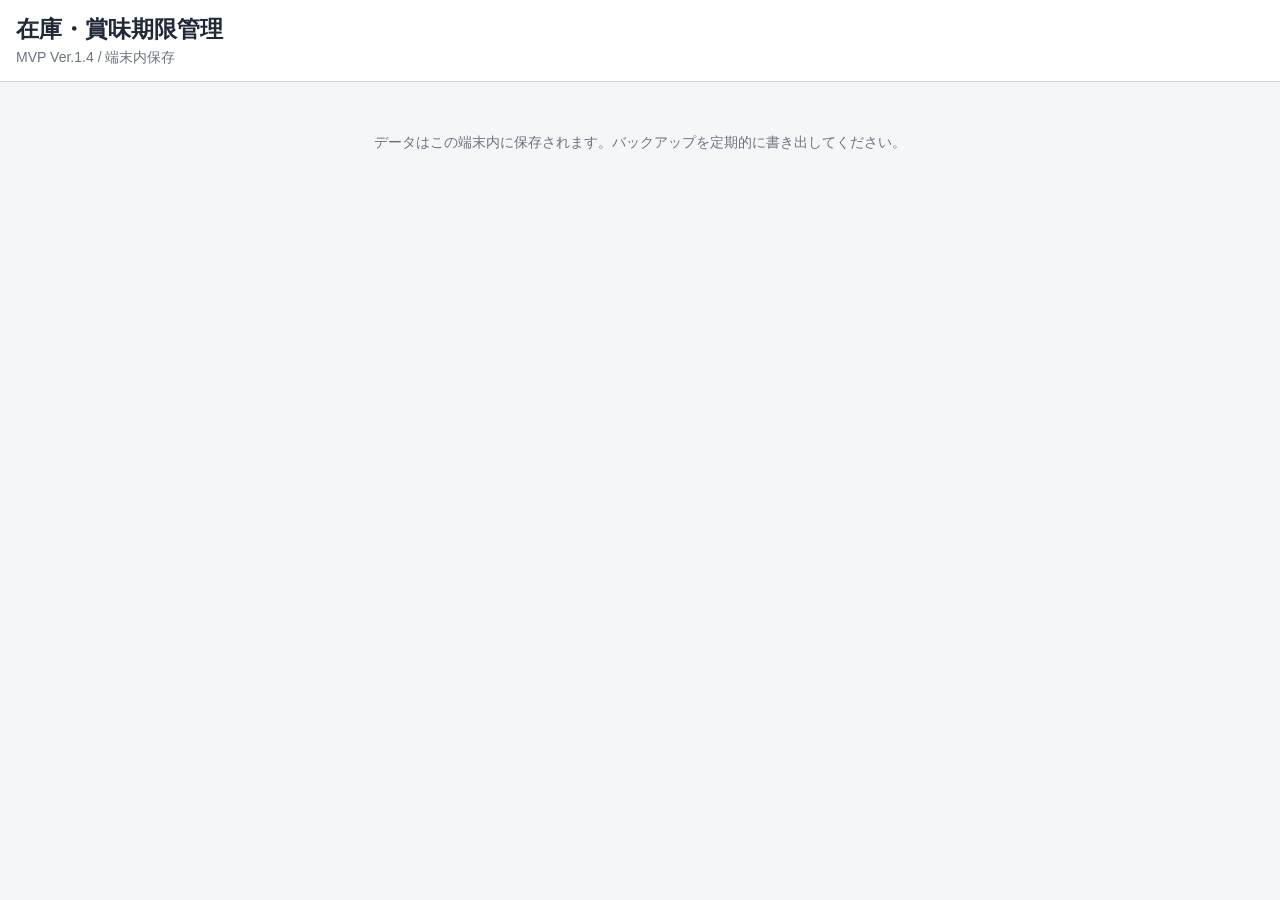
<file: index.html>
<!doctype html>
<html lang="ja">
<head>
<meta charset="utf-8">
<meta name="viewport" content="width=device-width, initial-scale=1, viewport-fit=cover">
<title>在庫・賞味期限管理</title>
<style>
:root{
  --bg:#f5f6f8; --card:#fff; --text:#1f2937; --sub:#6b7280; --line:#d1d5db;
  --accent:#2563eb; --warn:#b45309; --danger:#b91c1c; --ok:#047857;
  --base-font:18px;
}
*{box-sizing:border-box}
html{font-size:var(--base-font)}
body{margin:0;font-family:-apple-system,BlinkMacSystemFont,"Segoe UI","Noto Sans JP",sans-serif;background:var(--bg);color:var(--text);font-size:1rem}
header{position:sticky;top:0;z-index:5;background:#fff;border-bottom:1px solid var(--line);padding:14px 16px}
header h1{font-size:1.25rem;margin:0}
header .sub{font-size:.78rem;color:var(--sub);margin-top:3px}
main{max-width:980px;margin:0 auto;padding:16px}
.grid{display:grid;grid-template-columns:repeat(2,minmax(0,1fr));gap:12px}
@media(min-width:760px){.grid{grid-template-columns:repeat(4,minmax(0,1fr))}}
.card{background:var(--card);border:1px solid var(--line);border-radius:14px;padding:14px;box-shadow:0 1px 2px rgba(0,0,0,.04)}
button,.btn{
  appearance:none;border:0;border-radius:12px;background:var(--accent);color:#fff;
  min-height:54px;padding:12px 14px;font-size:1rem;font-weight:700;cursor:pointer
}
button.secondary{background:#e5e7eb;color:#111827}
button.ghost{background:#fff;color:#111827;border:1px solid var(--line)}
button.danger{background:var(--danger)}
button:disabled{opacity:.5;cursor:not-allowed}
.big{min-height:86px;font-size:1.05rem;width:100%}
.row{display:flex;gap:10px;align-items:center;flex-wrap:wrap}
.row>*{flex:1}
label{display:block;font-size:.9rem;font-weight:700;margin:10px 0 5px}
input,select{
  width:100%;min-height:50px;border:1px solid var(--line);border-radius:10px;padding:10px 11px;
  font-size:1rem;background:#fff
}
h2{font-size:1.2rem;margin:4px 0 12px}
h3{font-size:1rem;margin:0 0 8px}
.hidden{display:none!important}
.muted{color:var(--sub);font-size:.85rem}
.list{display:flex;flex-direction:column;gap:10px}
.item{background:#fff;border:1px solid var(--line);border-radius:12px;padding:13px}
.item-title{font-weight:800;font-size:1rem}
.badge{display:inline-block;border-radius:999px;padding:4px 9px;font-size:.78rem;font-weight:700;background:#eef2ff;color:#3730a3;margin-right:5px}
.badge.warn{background:#fff7ed;color:var(--warn)}
.badge.danger{background:#fef2f2;color:var(--danger)}
.badge.ok{background:#ecfdf5;color:var(--ok)}
.nav{display:flex;gap:8px;margin-bottom:14px;overflow:auto;padding-bottom:2px}
.nav button{white-space:nowrap;min-height:46px;font-size:.9rem}
.notice{padding:11px 12px;border-radius:10px;background:#eff6ff;color:#1e40af;font-size:.86rem;margin:10px 0}
.empty{padding:22px;text-align:center;color:var(--sub);border:1px dashed var(--line);border-radius:12px;background:#fff}
hr{border:0;border-top:1px solid var(--line);margin:16px 0}
footer{padding:20px 16px 28px;text-align:center;color:var(--sub);font-size:.75rem}
.setting-buttons{display:grid;grid-template-columns:repeat(3,1fr);gap:8px}
.choice-grid{display:grid;grid-template-columns:repeat(2,minmax(0,1fr));gap:10px}
.choice-btn{background:#fff;color:#111827;border:2px solid var(--line);min-height:62px}
.choice-btn.selected{border-color:var(--accent);background:#eff6ff;color:#1d4ed8}
.group-title{font-size:1.05rem;font-weight:800;margin:18px 0 8px}
.subgroup-title{font-size:.92rem;font-weight:800;color:var(--sub);margin:12px 0 6px}
@media(min-width:760px){.choice-grid{grid-template-columns:repeat(4,minmax(0,1fr))}}
.setting-buttons button{min-height:48px}
@media(max-width:420px){
  main{padding:12px}
  .grid{grid-template-columns:1fr 1fr}
  .big{min-height:82px}
  header{padding:12px}
}
</style>

<link rel="manifest" href="./manifest.webmanifest">
<meta name="theme-color" content="#2563eb">
<meta name="mobile-web-app-capable" content="yes">
<meta name="apple-mobile-web-app-capable" content="yes">
<meta name="apple-mobile-web-app-status-bar-style" content="default">
<meta name="apple-mobile-web-app-title" content="在庫管理">
<link rel="apple-touch-icon" href="./icon-192.png">

</head>
<body>
<header>
  <h1 id="appTitle">在庫・賞味期限管理</h1>
  <div class="sub">MVP Ver.1.4 / 端末内保存</div>
</header>
<main>
  <div id="setupScreen" class="hidden">
    <div class="card">
      <h2>初期設定</h2>
      <p class="muted">この端末で使う店舗名を登録します。後から変更できます。</p>
      <label>店舗名</label>
      <input id="setupStoreName" placeholder="例：店舗A">
      <div style="margin-top:14px"><button id="setupSave">この店舗で開始</button></div>
      <hr>
      <h3>別端末から引き継ぐ</h3>
      <input id="setupImportFile" type="file" accept=".json,application/json">
      <button class="secondary" id="setupImportBtn" style="margin-top:10px">引き継ぎデータを読み込む</button>
      <hr>
      <button class="secondary" id="setupDemo">デモデータで試す</button>
    </div>
  </div>

  <div id="appScreen" class="hidden">
    <div class="nav">
      <button data-view="home">ホーム</button>
      <button class="secondary" data-view="addProduct">商品登録</button>
      <button class="secondary" data-view="inventory">在庫一覧</button>
      <button class="secondary" data-view="settings">設定</button>
    </div>

    <section id="view-home">
      <h2 id="homeStoreName"></h2>
      <div class="grid">
        <button class="big" data-view="inventory">在庫を見る</button>
        <button class="big" id="quickAddLot">入荷・期限登録</button>
        <button class="big" data-view="expiry">賞味期限を確認</button>
        <button class="big" data-view="stocktake">棚卸する</button>
        <button class="big" data-view="allHistory">全体履歴を見る</button>
        <button class="big" data-view="addProduct">＋ 商品登録</button>
        <button class="big" data-view="settings">設定</button>
      </div>
      <div style="margin-top:16px">
        <h3>場所から見る</h3>
        <div id="homeLocationList" class="grid"></div>
      </div>
    </section>

    <section id="view-locations" class="hidden">
      <button class="ghost" data-view="settings">← 設定へ</button>
      <h2 style="margin-top:12px">保管場所設定</h2>
      <div class="notice">まず大きな保管場所を登録し、その場所を開いて棚・区画を追加します。</div>
      <div class="card">
        <h3>新しい保管場所</h3>
        <label>場所名</label>
        <input id="locationName" placeholder="例：冷蔵チャンバー">
        <div style="margin-top:12px"><button id="addLocationBtn">保管場所を追加</button></div>
      </div>
      <div style="margin-top:16px">
        <h3>登録済みの保管場所</h3>
        <div id="locationList" class="list"></div>
      </div>
    </section>

    <section id="view-locationDetail" class="hidden">
      <button class="ghost" data-view="locations">← 保管場所一覧へ</button>
      <div class="card" style="margin-top:12px">
        <h2 id="locationDetailName"></h2>
        <h3>棚・区画</h3>
        <div id="childLocationList" class="list"></div>
        <hr>
        <label>棚・区画名</label>
        <input id="childLocationName" placeholder="例：棚1 / 上段 / 左側">
        <div style="margin-top:12px"><button id="addChildLocationBtn">棚・区画を追加</button></div>
      </div>
    </section>

    <section id="view-addProduct" class="hidden">
      <h2>商品登録</h2>
      <div class="card">
        <label>商品名</label>
        <input id="productName" placeholder="例：マヨネーズ">

        <div class="row">
          <div>
            <label>規格（任意）</label>
            <input id="productSpec" placeholder="例：1kg / 500ml">
          </div>
          <div>
            <label>JANコード（任意）</label>
            <input id="productJan" inputmode="numeric" placeholder="13桁など">
          </div>
        </div>
        <div class="row">
          <div>
            <label>仕入先（任意）</label>
            <input id="productSupplier" placeholder="例：○○食品">
          </div>
          <div>
            <label>参考単価（任意）</label>
            <input id="productUnitPrice" type="number" min="0" step="0.01" inputmode="decimal" placeholder="0">
          </div>
        </div>
        <label>保管場所</label>
        <div id="productRootButtons" class="choice-grid"></div>
        <input type="hidden" id="productRootLocation">

        <div id="productChildArea" class="hidden">
          <label>棚・区画</label>
          <div id="productChildButtons" class="choice-grid"></div>
          <input type="hidden" id="productChildLocation">
        </div>

        <hr>
        <h3>商品分類（任意）</h3>
        <label>大分類</label>
        <select id="categoryLarge"></select>
        <label>中分類</label>
        <select id="categoryMiddle"></select>
        <label>小分類</label>
        <select id="categorySmall"></select>
        <p class="muted">分類は未設定でも商品登録できます。分類の追加・編集は設定から行えます。</p>
        <hr>
        <h3>最初の在庫も登録する（任意）</h3>
        <div class="row">
          <div><label>数量</label><input id="productQty" type="number" min="0" inputmode="numeric" placeholder="0"></div>
          <div><label>賞味期限</label><input id="productExpiry" type="date"></div>
        </div>
        <div style="margin-top:14px"><button id="addProductBtn">商品を登録</button></div>
      </div>
    </section>

    <section id="view-inventory" class="hidden">
      <h2>在庫一覧</h2>
      <div class="card">
        <div class="row">
          <div><label>商品検索</label><input id="searchProduct" placeholder="商品名の一部"></div>
          <div><label>保管場所</label><select id="filterRootLocation"></select></div>
          <div><label>棚・区画</label><select id="filterChildLocation"></select></div>
        </div>
      </div>
      <div id="inventoryList" class="list" style="margin-top:14px"></div>
    </section>

    <section id="view-productDetail" class="hidden">
      <button class="ghost" id="backInventory">← 在庫一覧へ</button>
      <div class="card" style="margin-top:12px">
        <h2 id="detailName"></h2>
        <div id="detailLocation" class="muted"></div>
        <hr>
        <h3>賞味期限別在庫</h3>
        <div id="lotList" class="list"></div>
        <hr>
        <h3>入荷・賞味期限を追加</h3>
        <div class="row">
          <div><label>数量</label><input id="lotQty" type="number" min="1" inputmode="numeric"></div>
          <div><label>賞味期限</label><input id="lotExpiry" type="date"></div>
        </div>
        <div style="margin-top:12px"><button id="addLotBtn">追加登録</button></div>
        <hr>
        <h3>期限別棚卸</h3>
        <p class="muted">必要な場合だけ、賞味期限ごとの実数を確認・修正します。</p>
        <div id="lotStocktakeList" class="list"></div>
        <div class="row" style="margin-top:12px">
          <div><strong>変更：<span id="lotStocktakeChangedCount">0</span>件</strong></div>
          <div><button id="saveLotStocktake">期限別棚卸を保存</button></div>
        </div>

        <hr>
        <h3>廃棄登録</h3>
        <p class="muted">賞味期限ロットを選び、廃棄した数量と理由を記録します。</p>
        <label>対象ロット</label>
        <select id="discardLot"></select>
        <div class="row">
          <div>
            <label>廃棄数</label>
            <input id="discardQty" type="number" min="1" inputmode="numeric">
          </div>
          <div>
            <label>理由</label>
            <select id="discardReason">
              <option value="賞味期限">賞味期限</option>
              <option value="破損">破損</option>
              <option value="品質不良">品質不良</option>
              <option value="その他">その他</option>
            </select>
          </div>
        </div>
        <label>メモ（任意）</label>
        <input id="discardNote" placeholder="例：開封後長期経過">
        <div style="margin-top:12px"><button class="danger" id="discardBtn">廃棄を登録</button></div>

        <hr>
        <h3>棚卸修正</h3>
        <p class="muted">MVPでは合計数を一括修正します。</p>
        <div class="row">
          <div><label>現在の実数</label><input id="stocktakeQty" type="number" min="0" inputmode="numeric"></div>
          <div style="align-self:end"><button id="stocktakeBtn">棚卸数に合わせる</button></div>
        </div>
        <hr>
        <button class="secondary" id="openHistoryBtn">この商品の履歴を見る</button>
        <div style="margin-top:10px"></div>
        <button class="secondary" id="toggleProductActive">商品を使用停止</button>
      </div>
    </section>

    <section id="view-categories" class="hidden">
      <button class="ghost" data-view="settings">← 設定へ</button>
      <h2 style="margin-top:12px">商品分類設定</h2>
      <div class="notice">分類は任意です。大分類を作り、必要な場合だけ中分類・小分類を追加します。</div>
      <div class="card">
        <label>追加する分類名</label>
        <input id="categoryName" placeholder="例：調味料">
        <label>上位分類（任意）</label>
        <select id="categoryParent"></select>
        <div style="margin-top:12px"><button id="addCategoryBtn">分類を追加</button></div>
      </div>
      <div id="categoryList" class="list" style="margin-top:14px"></div>
    </section>

    <section id="view-allHistory" class="hidden">
      <h2>全体履歴</h2>
      <div class="card">
        <div class="row"><div><label>種類</label><select id="allHistoryType"><option value="">すべて</option><option>入荷</option><option>棚卸調整</option><option>期限別棚卸</option><option>廃棄</option></select></div><div><label>商品検索</label><input id="allHistorySearch" placeholder="商品名"></div></div>
        <div class="row"><div><label>開始日</label><input id="allHistoryFrom" type="date"></div><div><label>終了日</label><input id="allHistoryTo" type="date"></div></div>
        <div style="margin-top:12px"><button class="secondary" id="exportHistoryCsv">表示中の履歴をCSV出力</button></div>
      </div>
      <div id="allHistorySummary" class="card"></div><div id="allHistoryList" class="list" style="margin-top:14px"></div>
    </section>

    <section id="view-history" class="hidden">
      <button class="ghost" id="backProductDetail">← 商品詳細へ</button>
      <h2 id="historyTitle" style="margin-top:12px">商品履歴</h2>
      <div class="card">
        <div class="row">
          <div>
            <label>種類</label>
            <select id="historyTypeFilter">
              <option value="">すべて</option>
              <option value="入荷">入荷</option>
              <option value="棚卸調整">棚卸調整</option>
              <option value="期限別棚卸">期限別棚卸</option>
              <option value="廃棄">廃棄</option>
            </select>
          </div>
          <div>
            <label>表示件数</label>
            <select id="historyLimit">
              <option value="20">20件</option>
              <option value="50">50件</option>
              <option value="100">100件</option>
            </select>
          </div>
        </div>
      </div>
      <div id="historyList" class="list" style="margin-top:14px"></div>
    </section>

    <section id="view-stocktake" class="hidden">
      <h2>棚卸</h2>
      <div class="notice">保管場所と棚を選び、実際に数えた数量だけ入力します。変更した商品だけ最後にまとめて保存できます。</div>
      <div class="card">
        <div class="row">
          <div><label>保管場所</label><select id="stocktakeRootLocation"></select></div>
          <div><label>棚・区画</label><select id="stocktakeChildLocation"></select></div>
        </div>
        <label>商品検索</label>
        <input id="stocktakeSearch" placeholder="商品名の一部">
      </div>
      <div id="stocktakeList" class="list" style="margin-top:14px"></div>
      <div class="card" style="position:sticky;bottom:8px;margin-top:14px">
        <div class="row">
          <div><strong>変更：<span id="stocktakeChangedCount">0</span>件</strong></div>
          <div><button id="saveStocktakeAll">変更をまとめて保存</button></div>
        </div>
      </div>
    </section>

    <section id="view-expiry" class="hidden">
      <h2>賞味期限</h2>
      <div class="notice">期限が近い順に表示します。警告日数は設定から変更できます。</div>
      <div id="expirySummary" class="card"></div>
      <div id="expiryList" class="list" style="margin-top:14px"></div>
    </section>

    <section id="view-settings" class="hidden">
      <h2>設定</h2>
      <div class="card">
        <h3>店舗</h3>
        <label>店舗名</label>
        <input id="settingsStoreName">
        <div style="margin-top:12px"><button id="saveStoreSettings">変更を保存</button></div>
      </div>
      <div class="card" style="margin-top:14px">
        <h3>保管場所</h3>
        <p class="muted">場所を登録し、その中に棚・区画を設定します。</p>
        <button class="secondary" data-view="locations">保管場所を設定</button>
      </div>
      <div class="card" style="margin-top:14px">
        <h3>商品分類</h3>
        <p class="muted">大分類 → 中分類 → 小分類を任意で設定できます。</p>
        <button class="secondary" data-view="categories">商品分類を設定</button>
      </div>
      <div class="card" style="margin-top:14px">
        <h3>文字サイズ</h3>
        <p class="muted">端末や使用者に合わせて変更できます。設定はこの端末に保存されます。</p>
        <div class="setting-buttons">
          <button class="secondary fontBtn" data-size="16">小</button>
          <button class="secondary fontBtn" data-size="18">標準</button>
          <button class="secondary fontBtn" data-size="21">大</button>
        </div>
        <label>細かく調整</label>
        <input id="fontRange" type="range" min="16" max="24" step="1">
        <div class="muted">現在：<span id="fontValue"></span>px</div>
      </div>
      <div class="card" style="margin-top:14px">
        <h3>賞味期限警告</h3>
        <p class="muted">初期値は注意30日・警告7日です。後から変更できます。</p>
        <div class="row">
          <div>
            <label>注意（何日前）</label>
            <input id="expiryCautionDays" type="number" min="1" max="365" inputmode="numeric">
          </div>
          <div>
            <label>警告（何日前）</label>
            <input id="expiryWarningDays" type="number" min="1" max="365" inputmode="numeric">
          </div>
        </div>
        <div style="margin-top:12px"><button id="saveExpirySettings">警告設定を保存</button></div>
      </div>
      <div class="card" style="margin-top:14px">
        <h3>データ管理</h3>
        <p class="muted">バックアップ・別端末への引き継ぎに使います。</p>
        <button id="exportBackupBtn">バックアップを書き出す</button>
        <button class="secondary" id="exportCsvBtn" style="margin-top:10px">集計用CSVを書き出す</button>
        <label style="margin-top:14px">バックアップから復元</label>
        <input id="importBackupFile" type="file" accept=".json,application/json">
        <button class="secondary" id="importBackupBtn" style="margin-top:10px">選択したデータを復元</button>
        <p class="muted" style="margin-top:8px">復元すると、この端末の現在データはバックアップ内容で置き換わります。</p>
      </div>
      <div class="card" style="margin-top:14px">
        <h3>デモモード</h3>
        <p class="muted">サンプルの場所・商品・在庫を追加し、操作感を確認できます。</p>
        <button id="loadDemoBtn">デモデータを追加</button>
        <button class="danger" id="resetAllBtn" style="margin-top:10px">この端末の全データを初期化</button>
      </div>
    </section>
  </div>
</main>
<footer>データはこの端末内に保存されます。バックアップを定期的に書き出してください。</footer>

<script>
const DB_NAME='inventory_mvp_v14', DB_VERSION=3;
let db, currentProductId=null;
const uid=()=>crypto.randomUUID?crypto.randomUUID():Date.now()+'_'+Math.random().toString(16).slice(2);

function openDB(){return new Promise((resolve,reject)=>{
 const req=indexedDB.open(DB_NAME,DB_VERSION);
 req.onupgradeneeded=e=>{const d=e.target.result;
  if(!d.objectStoreNames.contains('settings'))d.createObjectStore('settings',{keyPath:'key'});
  if(!d.objectStoreNames.contains('locations'))d.createObjectStore('locations',{keyPath:'id'});
  if(!d.objectStoreNames.contains('products'))d.createObjectStore('products',{keyPath:'id'});
  if(!d.objectStoreNames.contains('lots'))d.createObjectStore('lots',{keyPath:'id'}); if(!d.objectStoreNames.contains('categories'))d.createObjectStore('categories',{keyPath:'id'}); if(!d.objectStoreNames.contains('transactions'))d.createObjectStore('transactions',{keyPath:'id'});
 };
 req.onsuccess=e=>{db=e.target.result;resolve(db)};req.onerror=e=>reject(e.target.error);
})}
function store(name,mode='readonly'){return db.transaction(name,mode).objectStore(name)}
function put(name,obj){return new Promise((res,rej)=>{const r=store(name,'readwrite').put(obj);r.onsuccess=()=>res();r.onerror=()=>rej(r.error)})}
function getOne(name,key){return new Promise((res,rej)=>{const r=store(name).get(key);r.onsuccess=()=>res(r.result);r.onerror=()=>rej(r.error)})}
function getAll(name){return new Promise((res,rej)=>{const r=store(name).getAll();r.onsuccess=()=>res(r.result||[]);r.onerror=()=>rej(r.error)})}
function del(name,key){return new Promise((res,rej)=>{const r=store(name,'readwrite').delete(key);r.onsuccess=()=>res();r.onerror=()=>rej(r.error)})}

async function addTransaction({productId,lotId=null,type,qty,balance=null,reason=null,note=null,unitPrice=null}){
  const p=await getOne('products',productId);
  await put('transactions',{
    id:uid(),
    timestamp:new Date().toISOString(),
    productId,
    lotId,
    locationId:p?.locationId||null,
    type,
    qty:Number(qty)||0,
    balance,
    reason,
    note,
    unitPrice,
    storeName:(await getOne('settings','storeName'))?.value||''
  });
}
async function currentProductTotal(productId){
  const lots=(await getAll('lots')).filter(x=>x.productId===productId);
  return lots.reduce((a,b)=>a+(Number(b.qty)||0),0);
}

async function applyFontSize(){
 const s=await getOne('settings','fontSize'); const size=s?.value||18;
 document.documentElement.style.setProperty('--base-font',size+'px');
 document.getElementById('fontRange').value=size;document.getElementById('fontValue').textContent=size;
}
async function setFontSize(size){await put('settings',{key:'fontSize',value:Number(size)});await applyFontSize()}

function showView(name){
 document.querySelectorAll('[id^="view-"]').forEach(x=>x.classList.add('hidden'));
 document.getElementById('view-'+name).classList.remove('hidden');
 if(name==='home')renderHome();
 if(name==='locations')renderLocations();
 if(name==='addProduct')prepareProductForm();
 if(name==='inventory')renderInventory();
 if(name==='settings')loadSettings(); if(name==='categories')renderCategories(); if(name==='expiry')renderExpiry(); if(name==='stocktake')renderStocktake(); if(name==='history')renderHistory(); if(name==='allHistory')renderAllHistory();
}
document.addEventListener('click',e=>{const b=e.target.closest('[data-view]');if(b)showView(b.dataset.view)});

async function init(){
 await openDB();await applyFontSize();
 const s=await getOne('settings','storeName');
 if(!s)document.getElementById('setupScreen').classList.remove('hidden');
 else{document.getElementById('appScreen').classList.remove('hidden');showView('home')}
}
document.getElementById('setupSave').onclick=async()=>{
 const v=document.getElementById('setupStoreName').value.trim();if(!v)return alert('店舗名を入力してください');
 await put('settings',{key:'storeName',value:v});await put('settings',{key:'fontSize',value:18});await put('settings',{key:'expiryCautionDays',value:30});await put('settings',{key:'expiryWarningDays',value:7});
 document.getElementById('setupScreen').classList.add('hidden');document.getElementById('appScreen').classList.remove('hidden');await applyFontSize();showView('home');
};
document.getElementById('setupDemo').onclick=async()=>{
 await put('settings',{key:'storeName',value:'デモ店舗'});await put('settings',{key:'fontSize',value:18});await put('settings',{key:'expiryCautionDays',value:30});await put('settings',{key:'expiryWarningDays',value:7});
 await loadDemoData();
 document.getElementById('setupScreen').classList.add('hidden');document.getElementById('appScreen').classList.remove('hidden');await applyFontSize();showView('home');
};

document.getElementById('setupImportBtn').onclick=async()=>{
 const file=document.getElementById('setupImportFile').files[0];
 if(!file)return alert('引き継ぎデータを選択してください');
 try{
   await importBackup(file);
   document.getElementById('setupScreen').classList.add('hidden');
   document.getElementById('appScreen').classList.remove('hidden');
   await applyFontSize();showView('home');
   alert('引き継ぎデータを読み込みました');
 }catch(e){alert('読み込みに失敗しました：'+e.message)}
};

async function getLocationMap(){const all=await getAll('locations');return {all,map:Object.fromEntries(all.map(x=>[x.id,x]))}}

function locationParts(loc,map){
 if(!loc)return {root:'未設定',child:''};
 if(loc.parentId && map[loc.parentId]) return {root:map[loc.parentId].name,child:loc.name};
 return {root:loc.name,child:''};
}
function pathFor(loc,map){if(!loc)return'未設定';const names=[];let cur=loc,g=0;while(cur&&g<10){names.unshift(cur.name);cur=cur.parentId?map[cur.parentId]:null;g++}return names.join(' / ')}
async function locationOptions(select,includeAll=false){
 const {all,map}=await getLocationMap();const active=all.filter(x=>x.active!==false).sort((a,b)=>(a.order||0)-(b.order||0));select.innerHTML='';
 let o=document.createElement('option');o.value='';o.textContent=includeAll?'すべて':'選択してください';select.appendChild(o);
 active.forEach(loc=>{let x=document.createElement('option');x.value=loc.id;x.textContent=pathFor(loc,map);select.appendChild(x)})
}
async function renderHome(){
 const s=await getOne('settings','storeName');document.getElementById('homeStoreName').textContent=(s?.value||'')+' 在庫管理';document.getElementById('appTitle').textContent=(s?.value||'')+' 在庫・賞味期限管理';
 const {all}=await getLocationMap();const roots=all.filter(x=>x.active!==false&&!x.parentId),box=document.getElementById('homeLocationList');box.innerHTML='';
 if(!roots.length){box.innerHTML='<div class="empty">保管場所がまだありません</div>';return}
 roots.forEach(loc=>{const b=document.createElement('button');b.className='big secondary';b.textContent=loc.name;b.onclick=()=>{showView('inventory');setTimeout(async()=>{document.getElementById('filterRootLocation').value=loc.id;await inventoryLocationOptions();renderInventory()},0)};box.appendChild(b)})
}
let currentLocationId=null;
async function renderLocations(){
 const {all}=await getLocationMap(),box=document.getElementById('locationList');box.innerHTML='';
 const roots=all.filter(x=>!x.parentId).sort((a,b)=>(a.order||0)-(b.order||0));
 if(!roots.length){box.innerHTML='<div class="empty">保管場所がまだありません</div>';return}
 roots.forEach(loc=>{
   const children=all.filter(x=>x.parentId===loc.id && x.active!==false);
   const d=document.createElement('div');d.className='item';
   d.innerHTML=`<div class="item-title">${loc.name}</div><div class="muted">棚・区画 ${children.length}件 / ${loc.active===false?'使用停止':'使用中'}</div>`;
   const row=document.createElement('div');row.className='row';row.style.marginTop='8px';
   const open=document.createElement('button');open.textContent='この場所を開く';open.onclick=()=>openLocation(loc.id);
   const edit=document.createElement('button');edit.className='ghost';edit.textContent='名称変更';edit.onclick=async()=>{const n=prompt('新しい名称',loc.name);if(n&&n.trim()){loc.name=n.trim();await put('locations',loc);renderLocations()}};
   row.append(open,edit);d.appendChild(row);box.appendChild(d);
 });
}
async function openLocation(id){
 currentLocationId=id; const loc=await getOne('locations',id);
 document.getElementById('locationDetailName').textContent=loc.name;
 await renderChildLocations(); showView('locationDetail');
}
async function renderChildLocations(){
 const all=await getAll('locations'),box=document.getElementById('childLocationList');box.innerHTML='';
 const children=all.filter(x=>x.parentId===currentLocationId).sort((a,b)=>(a.order||0)-(b.order||0));
 if(!children.length){box.innerHTML='<div class="empty">棚・区画は未登録です。この場所だけでも使用できます。</div>';return}
 children.forEach(loc=>{
   const d=document.createElement('div');d.className='item';
   d.innerHTML=`<div class="item-title">${loc.name}</div><div class="muted">${loc.active===false?'使用停止':'使用中'}</div>`;
   const edit=document.createElement('button');edit.className='ghost';edit.style.marginTop='8px';edit.textContent='名称変更';
   edit.onclick=async()=>{const n=prompt('新しい名称',loc.name);if(n&&n.trim()){loc.name=n.trim();await put('locations',loc);renderChildLocations()}};
   d.appendChild(edit);box.appendChild(d);
 });
}
document.getElementById('addLocationBtn').onclick=async()=>{
 const name=document.getElementById('locationName').value.trim();if(!name)return alert('場所名を入力してください');
 await put('locations',{id:uid(),name,parentId:null,active:true,order:Date.now()});
 document.getElementById('locationName').value='';renderLocations();
};
document.getElementById('addChildLocationBtn').onclick=async()=>{
 const name=document.getElementById('childLocationName').value.trim();if(!name)return alert('棚・区画名を入力してください');
 await put('locations',{id:uid(),name,parentId:currentLocationId,active:true,order:Date.now()});
 document.getElementById('childLocationName').value='';renderChildLocations();
};


async function rootLocationOptions(){
 const all=await getAll('locations');
 const roots=all.filter(x=>!x.parentId&&x.active!==false).sort((a,b)=>(a.order||0)-(b.order||0));
 const box=document.getElementById('productRootButtons');box.innerHTML='';
 document.getElementById('productRootLocation').value='';
 document.getElementById('productChildLocation').value='';
 document.getElementById('productChildArea').classList.add('hidden');
 if(!roots.length){box.innerHTML='<div class="empty">保管場所がありません。設定から追加してください。</div>';return}
 roots.forEach(x=>{
   const b=document.createElement('button');b.type='button';b.className='choice-btn';b.textContent=x.name;
   b.onclick=async()=>{
     document.querySelectorAll('#productRootButtons .choice-btn').forEach(z=>z.classList.remove('selected'));
     b.classList.add('selected');document.getElementById('productRootLocation').value=x.id;
     await childLocationOptions(x.id);
   };
   box.appendChild(b);
 });
}
async function childLocationOptions(rootId){
 const all=await getAll('locations');
 const children=all.filter(x=>x.parentId===rootId&&x.active!==false).sort((a,b)=>(a.order||0)-(b.order||0));
 const area=document.getElementById('productChildArea'),box=document.getElementById('productChildButtons');
 box.innerHTML='';document.getElementById('productChildLocation').value='';
 if(!children.length){area.classList.add('hidden');return}
 area.classList.remove('hidden');
 children.forEach(x=>{
   const b=document.createElement('button');b.type='button';b.className='choice-btn';b.textContent=x.name;
   b.onclick=()=>{
     document.querySelectorAll('#productChildButtons .choice-btn').forEach(z=>z.classList.remove('selected'));
     b.classList.add('selected');document.getElementById('productChildLocation').value=x.id;
   };
   box.appendChild(b);
 });
}

async function inventoryLocationOptions(){
 const all=await getAll('locations');
 const rootSel=document.getElementById('filterRootLocation');
 const childSel=document.getElementById('filterChildLocation');
 const oldRoot=rootSel.value,oldChild=childSel.value;
 rootSel.innerHTML='<option value="">すべての場所</option>';
 all.filter(x=>!x.parentId&&x.active!==false).sort((a,b)=>(a.order||0)-(b.order||0)).forEach(x=>{
   const o=document.createElement('option');o.value=x.id;o.textContent=x.name;rootSel.appendChild(o);
 });
 if(oldRoot)rootSel.value=oldRoot;
 childSel.innerHTML='<option value="">すべての棚・区画</option>';
 if(rootSel.value){
   all.filter(x=>x.parentId===rootSel.value&&x.active!==false).sort((a,b)=>(a.order||0)-(b.order||0)).forEach(x=>{
     const o=document.createElement('option');o.value=x.id;o.textContent=x.name;childSel.appendChild(o);
   });
 }
 if(oldChild)childSel.value=oldChild;
 childSel.disabled=!rootSel.value;
}
document.getElementById('filterRootLocation').onchange=async()=>{document.getElementById('filterChildLocation').value='';await inventoryLocationOptions();renderInventory()};
document.getElementById('filterChildLocation').onchange=renderInventory;

async function categorySelectOptions(){
 const all=await getAll('categories');
 const large=all.filter(x=>!x.parentId&&x.active!==false);
 const a=document.getElementById('categoryLarge');a.innerHTML='<option value="">未設定</option>';
 large.forEach(x=>{const o=document.createElement('option');o.value=x.id;o.textContent=x.name;a.appendChild(o)});
 await updateMiddleCategories();
}
async function updateMiddleCategories(){
 const all=await getAll('categories'),parent=document.getElementById('categoryLarge').value,b=document.getElementById('categoryMiddle');
 b.innerHTML='<option value="">未設定</option>'; all.filter(x=>x.parentId===parent&&x.active!==false).forEach(x=>{const o=document.createElement('option');o.value=x.id;o.textContent=x.name;b.appendChild(o)});
 await updateSmallCategories();
}
async function updateSmallCategories(){
 const all=await getAll('categories'),parent=document.getElementById('categoryMiddle').value,c=document.getElementById('categorySmall');
 c.innerHTML='<option value="">未設定</option>'; all.filter(x=>x.parentId===parent&&x.active!==false).forEach(x=>{const o=document.createElement('option');o.value=x.id;o.textContent=x.name;c.appendChild(o)});
}
document.getElementById('categoryLarge').onchange=updateMiddleCategories;
document.getElementById('categoryMiddle').onchange=updateSmallCategories;

async function prepareProductForm(){await rootLocationOptions();await categorySelectOptions()}

document.getElementById('addProductBtn').onclick=async()=>{
 const name=document.getElementById('productName').value.trim();
 const rootId=document.getElementById('productRootLocation').value,childId=document.getElementById('productChildLocation').value;
 const locationId=childId||rootId;if(!name)return alert('商品名を入力してください');if(!locationId)return alert('保管場所を選択してください');
 const categoryId=document.getElementById('categorySmall').value||document.getElementById('categoryMiddle').value||document.getElementById('categoryLarge').value||null;
 const spec=document.getElementById('productSpec').value.trim()||null;
 const jan=document.getElementById('productJan').value.trim()||null;
 const supplier=document.getElementById('productSupplier').value.trim()||null;
 const unitPriceRaw=document.getElementById('productUnitPrice').value;
 const unitPrice=unitPriceRaw===''?null:Number(unitPriceRaw);
 const id=uid();await put('products',{id,name,locationId,categoryId,spec,jan,supplier,unitPrice,active:true,createdAt:new Date().toISOString()});
 const qty=Number(document.getElementById('productQty').value||0),expiry=document.getElementById('productExpiry').value||null;
 if(qty>0){
   const lotId=uid();
   await put('lots',{id:lotId,productId:id,locationId,qty,expiry,receivedAt:new Date().toISOString().slice(0,10)});
   await addTransaction({productId:id,lotId,type:'入荷',qty:+qty,balance:qty,note:'商品登録時の初期在庫'});
 }
 document.getElementById('productName').value='';document.getElementById('productSpec').value='';document.getElementById('productJan').value='';document.getElementById('productSupplier').value='';document.getElementById('productUnitPrice').value='';document.getElementById('productQty').value='';document.getElementById('productExpiry').value='';alert('商品を登録しました');
};
async function renderInventory(){
 await inventoryLocationOptions();
 const products=await getAll('products'),lots=await getAll('lots'),{map}=await getLocationMap();
 const q=document.getElementById('searchProduct').value.trim().toLowerCase();
 const rootId=document.getElementById('filterRootLocation').value;
 const childId=document.getElementById('filterChildLocation').value;

 let filtered=products.filter(p=>p.active!==false).filter(p=>!q||p.name.toLowerCase().includes(q));
 if(childId){
   filtered=filtered.filter(p=>p.locationId===childId);
 }else if(rootId){
   filtered=filtered.filter(p=>{
     const loc=map[p.locationId];
     return p.locationId===rootId || loc?.parentId===rootId;
   });
 }

 const box=document.getElementById('inventoryList');box.innerHTML='';
 if(!filtered.length){box.innerHTML='<div class="empty">該当商品がありません</div>';return}

 const groups={};
 filtered.forEach(p=>{
   const loc=map[p.locationId],parts=locationParts(loc,map);
   const root=parts.root,child=parts.child||'棚・区画なし';
   groups[root]??={};groups[root][child]??=[];groups[root][child].push(p);
 });

 Object.keys(groups).sort((a,b)=>a.localeCompare(b,'ja')).forEach(root=>{
   const rt=document.createElement('div');rt.className='group-title';rt.textContent=root;box.appendChild(rt);
   Object.keys(groups[root]).sort((a,b)=>a.localeCompare(b,'ja')).forEach(child=>{
     const st=document.createElement('div');st.className='subgroup-title';st.textContent=child;box.appendChild(st);
     groups[root][child].sort((a,b)=>a.name.localeCompare(b.name,'ja')).forEach(p=>{
       const pl=lots.filter(x=>x.productId===p.id),total=pl.reduce((a,b)=>a+(Number(b.qty)||0),0),exp=pl.map(x=>x.expiry).filter(Boolean).sort()[0]||'未登録';
       const d=document.createElement('div');d.className='item';
       d.innerHTML=`<div class="item-title">${p.name}</div><div style="margin-top:7px"><span class="badge ok">在庫 ${total}</span><span class="badge">最短期限 ${exp}</span></div>`;
       d.onclick=()=>openProduct(p.id);box.appendChild(d);
     });
   });
 });
}
document.getElementById('searchProduct').oninput=renderInventory;
async function openProduct(id){currentProductId=id;const p=await getOne('products',id),{map}=await getLocationMap();document.getElementById('detailName').textContent=p.name;const parts=locationParts(map[p.locationId],map);
 document.getElementById('detailLocation').textContent=parts.child?`保管場所：${parts.root}　棚・区画：${parts.child}`:`保管場所：${parts.root}`;document.getElementById('toggleProductActive').textContent=p.active===false?'商品を使用再開':'商品を使用停止';await renderLots(id);await renderLotStocktake(id);await renderDiscardLots(id);showView('productDetail')}
async function renderLots(productId){const lots=(await getAll('lots')).filter(x=>x.productId===productId&&Number(x.qty)>0).sort((a,b)=>(a.expiry||'9999').localeCompare(b.expiry||'9999')),box=document.getElementById('lotList');box.innerHTML='';if(!lots.length){box.innerHTML='<div class="empty">在庫ロットがありません</div>';return}lots.forEach(l=>{const d=document.createElement('div');d.className='item';d.innerHTML=`<div class="item-title">${l.qty} 個</div><div class="muted">賞味期限：${l.expiry||'未登録'}</div>`;box.appendChild(d)})}


let pendingLotStocktake={};

async function renderLotStocktake(productId){
 const lots=(await getAll('lots')).filter(x=>x.productId===productId&&Number(x.qty)>0)
   .sort((a,b)=>(a.expiry||'9999').localeCompare(b.expiry||'9999'));
 const box=document.getElementById('lotStocktakeList');box.innerHTML='';
 if(!lots.length){
   box.innerHTML='<div class="empty">期限別在庫はありません</div>';
   document.getElementById('lotStocktakeChangedCount').textContent='0';
   return;
 }
 lots.forEach(l=>{
   const current=Number(l.qty);
   const value=(l.id in pendingLotStocktake)?pendingLotStocktake[l.id]:current;
   const d=document.createElement('div');d.className='item';
   d.innerHTML=`<div class="row">
      <div>
        <div class="item-title">${l.expiry||'期限未登録'}</div>
        <div class="muted">登録在庫：${current}</div>
      </div>
      <div>
        <label style="margin-top:0">実数</label>
        <input class="lotStocktakeInput" data-lot="${l.id}" data-current="${current}" type="number" min="0" inputmode="numeric" value="${value}">
      </div>
    </div>`;
   box.appendChild(d);
 });
 document.querySelectorAll('.lotStocktakeInput').forEach(inp=>{
   inp.oninput=()=>{
     const id=inp.dataset.lot,current=Number(inp.dataset.current),v=Number(inp.value);
     if(inp.value===''||Number.isNaN(v)){delete pendingLotStocktake[id]}
     else if(v===current){delete pendingLotStocktake[id]}
     else pendingLotStocktake[id]=v;
     document.getElementById('lotStocktakeChangedCount').textContent=Object.keys(pendingLotStocktake).length;
   };
 });
 document.getElementById('lotStocktakeChangedCount').textContent=Object.keys(pendingLotStocktake).length;
}

document.getElementById('saveLotStocktake').onclick=async()=>{
 const ids=Object.keys(pendingLotStocktake);
 if(!ids.length)return alert('変更された期限ロットはありません');
 if(!confirm(`${ids.length}件の期限別棚卸結果を保存します。よろしいですか？`))return;

 for(const lotId of ids){
   const lot=await getOne('lots',lotId);
   if(!lot)continue;
   const before=Number(lot.qty),after=Number(pendingLotStocktake[lotId]);
   const diff=after-before;
   if(diff===0)continue;
   lot.qty=after;
   if(after<=0)await del('lots',lot.id);else await put('lots',lot);
   const balance=await currentProductTotal(currentProductId);
   await addTransaction({
     productId:currentProductId,
     lotId,
     type:'期限別棚卸',
     qty:diff,
     balance,
     note:`賞味期限 ${lot.expiry||'未登録'} の実数修正`
   });
 }
 pendingLotStocktake={};
 await renderLots(currentProductId);
 await renderLotStocktake(currentProductId);
 await renderDiscardLots(currentProductId);
 alert('期限別棚卸を保存しました');
};

async function renderDiscardLots(productId){
 const lots=(await getAll('lots')).filter(x=>x.productId===productId&&Number(x.qty)>0)
   .sort((a,b)=>(a.expiry||'9999').localeCompare(b.expiry||'9999'));
 const sel=document.getElementById('discardLot');
 sel.innerHTML='';
 if(!lots.length){
   const o=document.createElement('option');o.value='';o.textContent='在庫ロットがありません';sel.appendChild(o);sel.disabled=true;return;
 }
 sel.disabled=false;
 lots.forEach(l=>{
   const o=document.createElement('option');
   o.value=l.id;
   o.textContent=`${l.expiry||'期限未登録'} / 在庫 ${l.qty}`;
   sel.appendChild(o);
 });
}

document.getElementById('discardBtn').onclick=async()=>{
 const lotId=document.getElementById('discardLot').value;
 const qty=Number(document.getElementById('discardQty').value||0);
 const reason=document.getElementById('discardReason').value;
 const note=document.getElementById('discardNote').value.trim()||null;
 if(!lotId)return alert('廃棄対象のロットがありません');
 if(qty<=0)return alert('廃棄数を入力してください');

 const lot=await getOne('lots',lotId);
 if(!lot)return alert('対象ロットが見つかりません');
 if(qty>Number(lot.qty))return alert('在庫数を超えて廃棄できません');

 if(!confirm(`${qty}個を「${reason}」として廃棄登録します。よろしいですか？`))return;

 lot.qty=Number(lot.qty)-qty;
 if(lot.qty<=0)await del('lots',lot.id);else await put('lots',lot);

 const balance=await currentProductTotal(currentProductId);
 await addTransaction({
   productId:currentProductId,
   lotId,
   type:'廃棄',
   qty:-qty,
   balance,
   reason,
   note
 });

 document.getElementById('discardQty').value='';
 document.getElementById('discardNote').value='';
 await renderLots(currentProductId);
 await renderDiscardLots(currentProductId);
 alert('廃棄を登録しました');
};

document.getElementById('addLotBtn').onclick=async()=>{const qty=Number(document.getElementById('lotQty').value||0),expiry=document.getElementById('lotExpiry').value||null;if(qty<=0)return alert('数量を入力してください');const p=await getOne('products',currentProductId);const lotId=uid();
 await put('lots',{id:lotId,productId:p.id,locationId:p.locationId,qty,expiry,receivedAt:new Date().toISOString().slice(0,10)});
 const balance=await currentProductTotal(p.id);
 await addTransaction({productId:p.id,lotId,type:'入荷',qty:+qty,balance});
 document.getElementById('lotQty').value='';document.getElementById('lotExpiry').value='';renderLots(currentProductId);renderDiscardLots(currentProductId)};
document.getElementById('stocktakeBtn').onclick=async()=>{
 const target=Number(document.getElementById('stocktakeQty').value);
 if(Number.isNaN(target)||target<0)return alert('実数を入力してください');
 const before=await currentProductTotal(currentProductId);
 if(target===before)return alert('在庫数は変更ありません');
 await setProductTotal(currentProductId,target);
 document.getElementById('stocktakeQty').value='';
 await renderLots(currentProductId);await renderDiscardLots(currentProductId);
 alert('棚卸数に合わせました');
};

document.getElementById('editProductMasterBtn').onclick=async()=>{
 const p=await getOne('products',currentProductId);
 if(!p)return;
 const name=prompt('商品名',p.name); if(name===null)return;
 const spec=prompt('規格（空欄可）',p.spec||''); if(spec===null)return;
 const jan=prompt('JANコード（空欄可）',p.jan||''); if(jan===null)return;
 const supplier=prompt('仕入先（空欄可）',p.supplier||''); if(supplier===null)return;
 const price=prompt('参考単価（空欄可）',p.unitPrice??''); if(price===null)return;
 p.name=name.trim()||p.name;
 p.spec=spec.trim()||null;
 p.jan=jan.trim()||null;
 p.supplier=supplier.trim()||null;
 p.unitPrice=price.trim()===''?null:Number(price);
 await put('products',p);
 await openProduct(currentProductId);
 alert('商品情報を更新しました');
};
document.getElementById('toggleProductActive').onclick=async()=>{const p=await getOne('products',currentProductId);p.active=p.active===false;await put('products',p);openProduct(currentProductId)};
document.getElementById('backInventory').onclick=()=>showView('inventory');


async function categoryPath(cat,map){if(!cat)return'';const n=[];let c=cat,g=0;while(c&&g<5){n.unshift(c.name);c=c.parentId?map[c.parentId]:null;g++}return n.join(' → ')}
async function renderCategories(){
 const all=await getAll('categories'),map=Object.fromEntries(all.map(x=>[x.id,x]));
 const parent=document.getElementById('categoryParent');parent.innerHTML='<option value="">上位なし（大分類）</option>';
 all.filter(x=>x.active!==false).forEach(x=>{const o=document.createElement('option');o.value=x.id;o.textContent=(x.parentId?'　':'')+x.name;parent.appendChild(o)});
 const box=document.getElementById('categoryList');box.innerHTML='';
 if(!all.length){box.innerHTML='<div class="empty">商品分類はまだありません</div>';return}
 for(const x of all){const d=document.createElement('div');d.className='item';d.innerHTML=`<div class="item-title">${await categoryPath(x,map)}</div>`;box.appendChild(d)}
}
document.getElementById('addCategoryBtn').onclick=async()=>{
 const name=document.getElementById('categoryName').value.trim();if(!name)return alert('分類名を入力してください');
 const parentId=document.getElementById('categoryParent').value||null;
 // Keep UI to three practical levels.
 if(parentId){const p=await getOne('categories',parentId);if(p?.parentId){const gp=await getOne('categories',p.parentId);if(gp?.parentId)return alert('分類は大・中・小の3階層までです')}}
 await put('categories',{id:uid(),name,parentId,active:true,order:Date.now()});
 document.getElementById('categoryName').value='';renderCategories();
};
async function loadSettings(){
 const s=await getOne('settings','storeName');document.getElementById('settingsStoreName').value=s?.value||'';
 const c=await getOne('settings','expiryCautionDays'),w=await getOne('settings','expiryWarningDays');
 document.getElementById('expiryCautionDays').value=c?.value||30;
 document.getElementById('expiryWarningDays').value=w?.value||7;
 await applyFontSize()
}
document.getElementById('saveStoreSettings').onclick=async()=>{const v=document.getElementById('settingsStoreName').value.trim();if(!v)return alert('店舗名を入力してください');await put('settings',{key:'storeName',value:v});alert('店舗名を変更しました');renderHome()};
document.querySelectorAll('.fontBtn').forEach(b=>b.onclick=()=>setFontSize(b.dataset.size));
document.getElementById('fontRange').oninput=e=>{document.getElementById('fontValue').textContent=e.target.value;document.documentElement.style.setProperty('--base-font',e.target.value+'px')};
document.getElementById('fontRange').onchange=e=>setFontSize(e.target.value);






let visibleAllHistory=[];
async function getFilteredAllHistory(){
 const ps=await getAll('products'),pm=Object.fromEntries(ps.map(p=>[p.id,p])),type=document.getElementById('allHistoryType').value,q=document.getElementById('allHistorySearch').value.trim().toLowerCase(),from=document.getElementById('allHistoryFrom').value,to=document.getElementById('allHistoryTo').value;
 return (await getAll('transactions')).filter(x=>{const p=pm[x.productId];if(!p)return false;if(type&&x.type!==type)return false;if(q&&!p.name.toLowerCase().includes(q))return false;const day=(x.timestamp||'').slice(0,10);return !(from&&day<from)&&!(to&&day>to)}).map(x=>({...x,productName:pm[x.productId]?.name||'不明'})).sort((a,b)=>b.timestamp.localeCompare(a.timestamp));
}
async function renderAllHistory(){
 visibleAllHistory=await getFilteredAllHistory();const box=document.getElementById('allHistoryList');box.innerHTML='';
 const plus=visibleAllHistory.filter(x=>x.qty>0).reduce((a,b)=>a+Number(b.qty),0),minus=visibleAllHistory.filter(x=>x.qty<0).reduce((a,b)=>a+Math.abs(Number(b.qty)),0);
 document.getElementById('allHistorySummary').innerHTML=`<span class="badge">${visibleAllHistory.length}件</span><span class="badge ok">増加 ${plus}</span><span class="badge danger">減少 ${minus}</span>`;
 if(!visibleAllHistory.length){box.innerHTML='<div class="empty">該当する履歴はありません</div>';return}
 visibleAllHistory.slice(0,300).forEach(x=>{const d=document.createElement('div');d.className='item';const dt=new Date(x.timestamp),date=Number.isNaN(dt.getTime())?x.timestamp:dt.toLocaleString('ja-JP'),sign=x.qty>0?'+':'',cls=x.type==='廃棄'?'danger':x.type.includes('棚卸')?'warn':'ok';d.innerHTML=`<div class="row"><div><div class="item-title">${x.productName}</div><div class="muted">${date} / ${x.type}</div></div><div><span class="badge ${cls}">${sign}${x.qty}</span></div></div><div class="muted">処理後残数：${x.balance??'未記録'}${x.reason?' / 理由：'+x.reason:''}</div>${x.note?`<div class="muted">メモ：${x.note}</div>`:''}`;d.onclick=()=>openProduct(x.productId);box.appendChild(d)});
}
['allHistoryType','allHistorySearch','allHistoryFrom','allHistoryTo'].forEach(id=>document.getElementById(id).addEventListener(id==='allHistorySearch'?'input':'change',renderAllHistory));
document.getElementById('exportHistoryCsv').onclick=async()=>{visibleAllHistory=await getFilteredAllHistory();if(!visibleAllHistory.length)return alert('出力する履歴がありません');const rows=[['店舗','日時','商品ID','商品名','種類','増減数量','処理後残数','理由','メモ']];visibleAllHistory.forEach(x=>rows.push([x.storeName||'',x.timestamp,x.productId,x.productName,x.type,x.qty,x.balance??'',x.reason||'',x.note||'']));const csv='\uFEFF'+rows.map(r=>r.map(csvEscape).join(',')).join('\r\n'),s=(await getOne('settings','storeName'))?.value||'店舗',d=new Date(),y=d.getFullYear(),m=String(d.getMonth()+1).padStart(2,'0'),day=String(d.getDate()).padStart(2,'0');downloadTextFile(`${safeFilenamePart(s)}_在庫履歴_${y}-${m}-${day}.csv`,csv,'text/csv;charset=utf-8')};

async function renderHistory(){
 if(!currentProductId)return;
 const p=await getOne('products',currentProductId);
 document.getElementById('historyTitle').textContent=(p?.name||'商品')+' の履歴';

 const type=document.getElementById('historyTypeFilter').value;
 const limit=Number(document.getElementById('historyLimit').value||20);
 let rows=(await getAll('transactions'))
   .filter(x=>x.productId===currentProductId)
   .filter(x=>!type||x.type===type)
   .sort((a,b)=>b.timestamp.localeCompare(a.timestamp))
   .slice(0,limit);

 const box=document.getElementById('historyList');box.innerHTML='';
 if(!rows.length){box.innerHTML='<div class="empty">履歴はありません</div>';return}

 for(const x of rows){
   const d=document.createElement('div');d.className='item';
   const dt=new Date(x.timestamp);
   const dateText=Number.isNaN(dt.getTime())?x.timestamp:dt.toLocaleString('ja-JP');
   const sign=x.qty>0?'+':'';
   let badgeClass=''; if(x.type==='廃棄')badgeClass='danger'; else if(x.type==='棚卸調整'||x.type==='期限別棚卸')badgeClass='warn'; else badgeClass='ok';
   const reason=x.reason?`<div class="muted">理由：${x.reason}</div>`:'';
   const note=x.note?`<div class="muted">メモ：${x.note}</div>`:'';
   d.innerHTML=`<div class="row">
      <div><div class="item-title">${x.type}</div><div class="muted">${dateText}</div></div>
      <div style="text-align:right"><span class="badge ${badgeClass}">${sign}${x.qty}</span></div>
    </div>
    <div class="muted">処理後残数：${x.balance ?? '未記録'}</div>
    ${reason}${note}`;
   box.appendChild(d);
 }
}
document.getElementById('openHistoryBtn').onclick=()=>showView('history');
document.getElementById('backProductDetail').onclick=()=>openProduct(currentProductId);
document.getElementById('historyTypeFilter').onchange=renderHistory;
document.getElementById('historyLimit').onchange=renderHistory;

let pendingStocktake={};

async function stocktakeLocationOptions(){
 const all=await getAll('locations');
 const root=document.getElementById('stocktakeRootLocation'),child=document.getElementById('stocktakeChildLocation');
 const oldRoot=root.value,oldChild=child.value;
 root.innerHTML='<option value="">すべての場所</option>';
 all.filter(x=>!x.parentId&&x.active!==false).sort((a,b)=>(a.order||0)-(b.order||0)).forEach(x=>{
   const o=document.createElement('option');o.value=x.id;o.textContent=x.name;root.appendChild(o);
 });
 if(oldRoot)root.value=oldRoot;
 child.innerHTML='<option value="">すべての棚・区画</option>';
 if(root.value){
   all.filter(x=>x.parentId===root.value&&x.active!==false).sort((a,b)=>(a.order||0)-(b.order||0)).forEach(x=>{
     const o=document.createElement('option');o.value=x.id;o.textContent=x.name;child.appendChild(o);
   });
 }
 if(oldChild)child.value=oldChild;
 child.disabled=!root.value;
}
async function renderStocktake(){
 await stocktakeLocationOptions();
 const products=(await getAll('products')).filter(x=>x.active!==false),lots=await getAll('lots'),{map}=await getLocationMap();
 const rootId=document.getElementById('stocktakeRootLocation').value,childId=document.getElementById('stocktakeChildLocation').value;
 const q=document.getElementById('stocktakeSearch').value.trim().toLowerCase();
 let filtered=products.filter(p=>!q||p.name.toLowerCase().includes(q));
 if(childId)filtered=filtered.filter(p=>p.locationId===childId);
 else if(rootId)filtered=filtered.filter(p=>p.locationId===rootId||map[p.locationId]?.parentId===rootId);

 const box=document.getElementById('stocktakeList');box.innerHTML='';
 if(!filtered.length){box.innerHTML='<div class="empty">該当商品がありません</div>';return}
 filtered.sort((a,b)=>a.name.localeCompare(b.name,'ja')).forEach(p=>{
   const current=lots.filter(x=>x.productId===p.id).reduce((a,b)=>a+(Number(b.qty)||0),0);
   const parts=locationParts(map[p.locationId],map);
   const d=document.createElement('div');d.className='item';
   const val=(p.id in pendingStocktake)?pendingStocktake[p.id]:current;
   d.innerHTML=`<div class="item-title">${p.name}</div>
     <div class="muted">${parts.root}${parts.child?' / '+parts.child:''}</div>
     <div class="row" style="margin-top:8px">
       <div><span class="muted">登録在庫</span><div style="font-size:1.15rem;font-weight:800">${current}</div></div>
       <div><label style="margin-top:0">実数</label><input class="stocktakeInput" data-product="${p.id}" data-current="${current}" type="number" min="0" inputmode="numeric" value="${val}"></div>
     </div>`;
   box.appendChild(d);
 });
 document.querySelectorAll('.stocktakeInput').forEach(inp=>{
   inp.oninput=()=>{
     const id=inp.dataset.product,current=Number(inp.dataset.current),v=Number(inp.value);
     if(inp.value===''||Number.isNaN(v)){delete pendingStocktake[id]}
     else if(v===current){delete pendingStocktake[id]}
     else pendingStocktake[id]=v;
     document.getElementById('stocktakeChangedCount').textContent=Object.keys(pendingStocktake).length;
   };
 });
 document.getElementById('stocktakeChangedCount').textContent=Object.keys(pendingStocktake).length;
}
document.getElementById('stocktakeRootLocation').onchange=async()=>{document.getElementById('stocktakeChildLocation').value='';await stocktakeLocationOptions();renderStocktake()};
document.getElementById('stocktakeChildLocation').onchange=renderStocktake;
document.getElementById('stocktakeSearch').oninput=renderStocktake;

async function setProductTotal(productId,target){
 const lots=(await getAll('lots')).filter(x=>x.productId===productId&&Number(x.qty)>0).sort((a,b)=>(a.expiry||'9999').localeCompare(b.expiry||'9999'));
 const current=lots.reduce((a,b)=>a+Number(b.qty),0),diff=target-current;
 if(diff===0)return;
 if(diff>0){
   const p=await getOne('products',productId);
   await put('lots',{id:uid(),productId:p.id,locationId:p.locationId,qty:diff,expiry:null,receivedAt:new Date().toISOString().slice(0,10)});
 }else{
   let remove=-diff;
   for(const l of lots){
     if(remove<=0)break;
     const take=Math.min(remove,Number(l.qty));l.qty=Number(l.qty)-take;remove-=take;
     if(l.qty<=0)await del('lots',l.id);else await put('lots',l);
   }
 }
 await addTransaction({productId,type:'棚卸調整',qty:diff,balance:target});
}
document.getElementById('saveStocktakeAll').onclick=async()=>{
 const ids=Object.keys(pendingStocktake);
 if(!ids.length)return alert('変更された商品はありません');
 if(!confirm(`${ids.length}件の棚卸結果を保存します。よろしいですか？`))return;
 try{
   for(const id of ids)await setProductTotal(id,Number(pendingStocktake[id]));
   pendingStocktake={};
   alert('棚卸結果を保存しました');
   await renderStocktake();
 }catch(e){alert('棚卸保存に失敗しました：'+e.message)}
};

document.getElementById('saveExpirySettings').onclick=async()=>{
 const caution=Number(document.getElementById('expiryCautionDays').value);
 const warning=Number(document.getElementById('expiryWarningDays').value);
 if(!Number.isFinite(caution)||!Number.isFinite(warning)||caution<1||warning<1)return alert('日数を正しく入力してください');
 if(warning>caution)return alert('警告日数は注意日数以下にしてください');
 await put('settings',{key:'expiryCautionDays',value:caution});
 await put('settings',{key:'expiryWarningDays',value:warning});
 alert('賞味期限警告設定を保存しました');
};

function daysUntil(dateStr){
 if(!dateStr)return null;
 const today=new Date(); today.setHours(0,0,0,0);
 const d=new Date(dateStr+'T00:00:00');
 return Math.ceil((d-today)/86400000);
}
async function renderExpiry(){
 const lots=(await getAll('lots')).filter(x=>Number(x.qty)>0 && x.expiry);
 const products=await getAll('products');
 const {map}=await getLocationMap();
 const productMap=Object.fromEntries(products.map(x=>[x.id,x]));
 const caution=(await getOne('settings','expiryCautionDays'))?.value||30;
 const warning=(await getOne('settings','expiryWarningDays'))?.value||7;

 const rows=lots.map(l=>{
   const p=productMap[l.productId];
   const loc=map[l.locationId||p?.locationId];
   const parts=locationParts(loc,map);
   return {...l,product:p,parts,days:daysUntil(l.expiry)};
 }).filter(x=>x.product && x.days!==null).sort((a,b)=>a.days-b.days);

 const expired=rows.filter(x=>x.days<0);
 const warn=rows.filter(x=>x.days>=0 && x.days<=warning);
 const cautionRows=rows.filter(x=>x.days>warning && x.days<=caution);

 document.getElementById('expirySummary').innerHTML=
   `<span class="badge danger">期限切れ ${expired.length}</span>
    <span class="badge warn">${warning}日以内 ${warn.length}</span>
    <span class="badge">${caution}日以内 ${cautionRows.length}</span>`;

 const box=document.getElementById('expiryList');box.innerHTML='';
 if(!expired.length&&!warn.length&&!cautionRows.length){
   box.innerHTML='<div class="empty">設定期間内に期限が近い商品はありません</div>';return;
 }
 const addGroup=(title,arr,type)=>{
   if(!arr.length)return;
   const h=document.createElement('div');h.className='group-title';h.textContent=title;box.appendChild(h);
   arr.forEach(x=>{
     const d=document.createElement('div');d.className='item';
     let state='';
     if(type==='danger')state=`${Math.abs(x.days)}日超過`;
     else if(x.days===0)state='本日期限';
     else state=`あと${x.days}日`;
     d.innerHTML=`<div class="item-title">${x.product.name}</div>
       <div class="muted">数量：${x.qty}　賞味期限：${x.expiry}</div>
       <div class="muted">保管場所：${x.parts.root}${x.parts.child?'　棚・区画：'+x.parts.child:''}</div>
       <div style="margin-top:7px"><span class="badge ${type}">${state}</span></div>`;
     d.onclick=()=>openProduct(x.product.id);
     box.appendChild(d);
   });
 };
 addGroup('期限切れ',expired,'danger');
 addGroup(`${warning}日以内`,warn,'warn');
 addGroup(`${caution}日以内`,cautionRows,'');
}


function csvEscape(v){
 const s=String(v??'');
 return /[",\n]/.test(s)?'"'+s.replace(/"/g,'""')+'"':s;
}
async function exportCsv(){
 const storeName=(await getOne('settings','storeName'))?.value||'店舗';
 const products=(await getAll('products')).filter(x=>x.active!==false);
 const lots=(await getAll('lots')).filter(x=>Number(x.qty)>0);
 const {map}=await getLocationMap();

 const rows=[['店舗','商品ID','JANコード','商品名','規格','仕入先','参考単価','保管場所','棚・区画','数量','賞味期限']];
 for(const p of products){
   const pl=lots.filter(x=>x.productId===p.id);
   if(!pl.length){
     const parts=locationParts(map[p.locationId],map);
     rows.push([storeName,p.id,p.jan||'',p.name,p.spec||'',p.supplier||'',p.unitPrice??'',parts.root,parts.child,'0','']);
     continue;
   }
   for(const l of pl){
     const parts=locationParts(map[l.locationId||p.locationId],map);
     rows.push([storeName,p.id,p.jan||'',p.name,p.spec||'',p.supplier||'',p.unitPrice??'',parts.root,parts.child,l.qty,l.expiry||'']);
   }
 }
 const csv='\uFEFF'+rows.map(r=>r.map(csvEscape).join(',')).join('\r\n');
 const d=new Date(), y=d.getFullYear(), m=String(d.getMonth()+1).padStart(2,'0'), day=String(d.getDate()).padStart(2,'0');
 const filename=`${safeFilenamePart(storeName)}_在庫集計_${y}-${m}-${day}.csv`;
 downloadTextFile(filename,csv,'text/csv;charset=utf-8');
}
document.getElementById('exportCsvBtn').onclick=async()=>{
 try{await exportCsv();alert('集計用CSVを書き出しました')}catch(e){alert('CSV出力に失敗しました：'+e.message)}
};

function downloadTextFile(filename,text,mime='application/json'){
 const blob=new Blob([text],{type:mime});
 const url=URL.createObjectURL(blob);
 const a=document.createElement('a');a.href=url;a.download=filename;
 document.body.appendChild(a);a.click();a.remove();setTimeout(()=>URL.revokeObjectURL(url),500);
}
function safeFilenamePart(s){
 return String(s||'店舗').replace(/[\\/:*?"<>|]/g,'_').trim()||'店舗';
}
async function exportBackup(){
 const storeName=(await getOne('settings','storeName'))?.value||'店舗';
 const settings=await getAll('settings');
 const locations=await getAll('locations');
 const categories=await getAll('categories');
 const products=await getAll('products');
 const lots=await getAll('lots');
 const transactions=await getAll('transactions');
 const data={
   app:'在庫賞味期限管理',
   schemaVersion:2,
   exportedAt:new Date().toISOString(),
   storeName,
   settings,locations,categories,products,lots,transactions
 };
 const d=new Date();
 const y=d.getFullYear(),m=String(d.getMonth()+1).padStart(2,'0'),day=String(d.getDate()).padStart(2,'0');
 const filename=`${safeFilenamePart(storeName)}_在庫バックアップ_${y}-${m}-${day}.json`;
 downloadTextFile(filename,JSON.stringify(data,null,2));
}
async function clearStore(name){
 return new Promise((res,rej)=>{const r=store(name,'readwrite').clear();r.onsuccess=()=>res();r.onerror=()=>rej(r.error)})
}
async function importBackup(file){
 if(!file) throw new Error('ファイルが選択されていません');
 const text=await file.text();
 let data;
 try{data=JSON.parse(text)}catch{throw new Error('JSON形式のバックアップではありません')}
 if(data.app!=='在庫賞味期限管理' || !Array.isArray(data.settings) || !Array.isArray(data.locations) || !Array.isArray(data.products) || !Array.isArray(data.lots)){
   throw new Error('このアプリのバックアップデータとして認識できません');
 }
 if(!Array.isArray(data.categories)) data.categories=[]; if(!Array.isArray(data.transactions)) data.transactions=[];
 for(const name of ['settings','locations','categories','products','lots','transactions']) await clearStore(name);
 for(const x of data.settings) await put('settings',x);
 for(const x of data.locations) await put('locations',x);
 for(const x of data.categories) await put('categories',x);
 for(const x of data.products) await put('products',x);
 for(const x of data.lots) await put('lots',x); for(const x of data.transactions) await put('transactions',x);
 await applyFontSize();
}
document.getElementById('exportBackupBtn').onclick=async()=>{
 try{await exportBackup();alert('バックアップを書き出しました')}catch(e){alert('書き出しに失敗しました：'+e.message)}
};
document.getElementById('importBackupBtn').onclick=async()=>{
 const file=document.getElementById('importBackupFile').files[0];
 if(!file)return alert('バックアップファイルを選択してください');
 if(!confirm('この端末の現在データを、選択したバックアップ内容で置き換えます。よろしいですか？'))return;
 try{
   await importBackup(file);
   alert('復元しました');
   document.getElementById('importBackupFile').value='';
   showView('home');
 }catch(e){alert('復元に失敗しました：'+e.message)}
};

async function loadDemoData(){
 const existing=await getAll('locations'); if(existing.length && !confirm('既存データにデモデータを追加します。よろしいですか？'))return;
 const ids={cold:uid(),cold1:uid(),cold2:uid(),freeze:uid(),freeze1:uid(),container:uid(),dry:uid()};
 const locs=[
  {id:ids.cold,name:'冷蔵チャンバー',parentId:null,active:true,order:1},
  {id:ids.cold1,name:'棚1',parentId:ids.cold,active:true,order:2},
  {id:ids.cold2,name:'棚2',parentId:ids.cold,active:true,order:3},
  {id:ids.freeze,name:'冷凍チャンバー',parentId:null,active:true,order:4},
  {id:ids.freeze1,name:'棚1',parentId:ids.freeze,active:true,order:5},
  {id:ids.container,name:'冷凍コンテナ',parentId:null,active:true,order:6},
  {id:ids.dry,name:'常温倉庫',parentId:null,active:true,order:7}
 ]; for(const x of locs)await put('locations',x);
 const catFood=uid(),catSeason=uid(),catSauce=uid(),catFrozen=uid();
 for(const c of [
  {id:catFood,name:'食品',parentId:null,active:true,order:1},
  {id:catSeason,name:'調味料',parentId:catFood,active:true,order:2},
  {id:catSauce,name:'ソース類',parentId:catSeason,active:true,order:3},
  {id:catFrozen,name:'冷凍食品',parentId:catFood,active:true,order:4}
 ])await put('categories',c);
 const p1=uid(),p2=uid(),p3=uid(),p4=uid();
 for(const p of [
  {id:p1,name:'マヨネーズ',spec:'1kg',locationId:ids.cold1,categoryId:catSauce,jan:'4900000000001',supplier:'デモ食品',unitPrice:420,active:true,createdAt:new Date().toISOString()},
  {id:p2,name:'冷凍ハンバーグ',spec:'10個入',locationId:ids.freeze1,categoryId:catFrozen,jan:'4900000000002',supplier:'デモ冷食',unitPrice:980,active:true,createdAt:new Date().toISOString()},
  {id:p3,name:'冷凍うどん',spec:'5食入',locationId:ids.container,categoryId:catFrozen,jan:'4900000000003',supplier:'デモ冷食',unitPrice:350,active:true,createdAt:new Date().toISOString()},
  {id:p4,name:'しょうゆ',spec:'1L',locationId:ids.dry,categoryId:catSeason,jan:'4900000000004',supplier:'デモ食品',unitPrice:260,active:true,createdAt:new Date().toISOString()}
 ])await put('products',p);
 const today=new Date(); const add=d=>{const x=new Date(today);x.setDate(x.getDate()+d);return x.toISOString().slice(0,10)};
 for(const l of [
  {id:uid(),productId:p1,locationId:ids.cold1,qty:3,expiry:add(5),receivedAt:add(-2)},
  {id:uid(),productId:p1,locationId:ids.cold1,qty:5,expiry:add(40),receivedAt:add(-1)},
  {id:uid(),productId:p2,locationId:ids.freeze1,qty:12,expiry:add(80),receivedAt:add(-7)},
  {id:uid(),productId:p3,locationId:ids.container,qty:20,expiry:add(20),receivedAt:add(-5)},
  {id:uid(),productId:p4,locationId:ids.dry,qty:6,expiry:add(180),receivedAt:add(-10)}
 ])await put('lots',l);
 alert('デモデータを追加しました');
}
document.getElementById('loadDemoBtn').onclick=async()=>{await loadDemoData();showView('home')};
document.getElementById('resetAllBtn').onclick=async()=>{if(!confirm('この端末の在庫データ・設定をすべて削除します。元に戻せません。よろしいですか？'))return;db.close();indexedDB.deleteDatabase(DB_NAME).onsuccess=()=>location.reload()};
document.getElementById('quickAddLot').onclick=async()=>{const products=(await getAll('products')).filter(x=>x.active!==false);if(!products.length){alert('先に商品を登録してください');return showView('addProduct')}showView('inventory')};

init();
</script>

<script>
if ('serviceWorker' in navigator) {
  window.addEventListener('load', async () => {
    try {
      await navigator.serviceWorker.register('./service-worker.js');
      console.log('Service Worker registered');
    } catch (e) {
      console.warn('Service Worker registration failed', e);
    }
  });
}
</script>

</body>
</html>
</file>
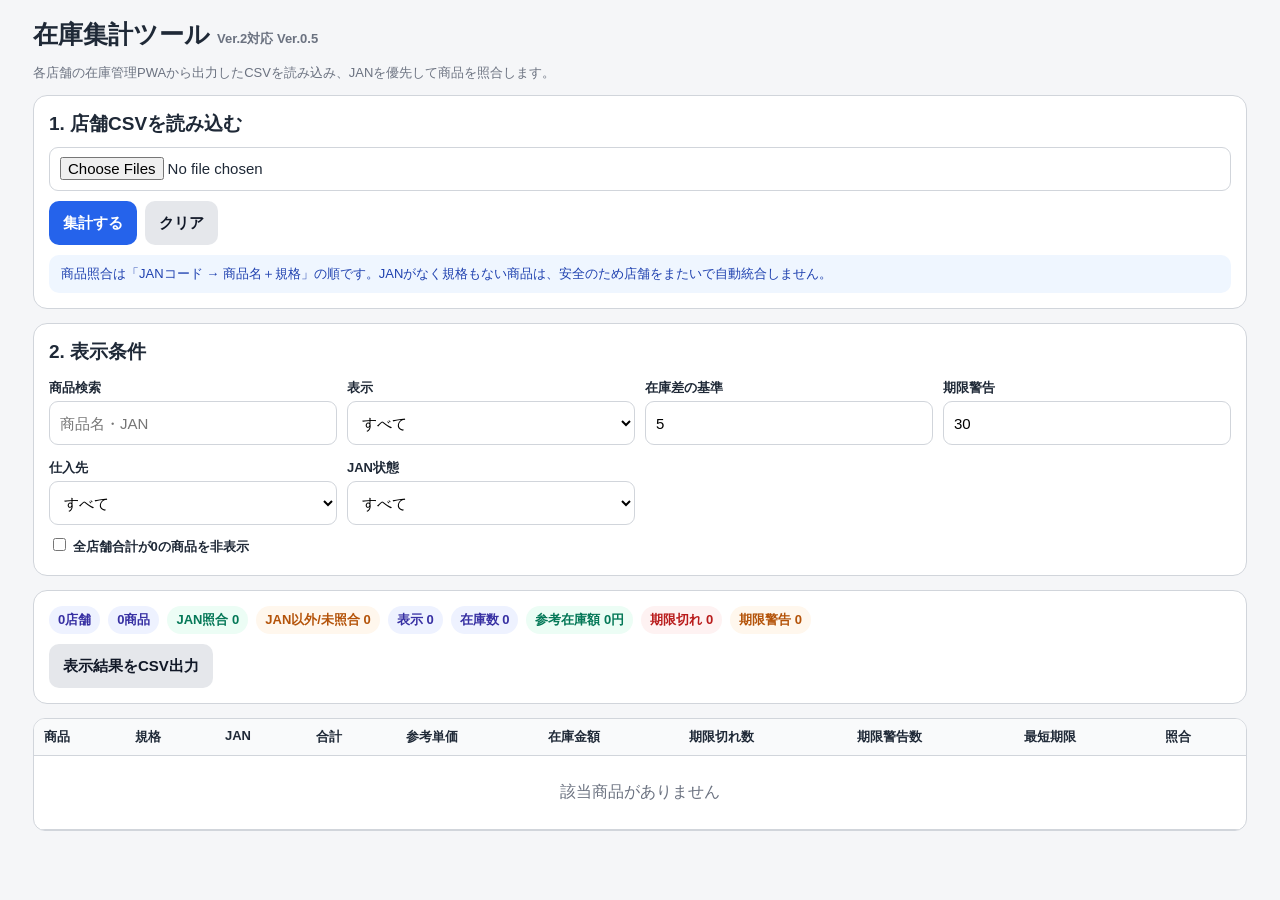
<file: aggregation/index.html>
<!doctype html>
<html lang="ja">
<head>
<meta charset="utf-8">
<meta name="viewport" content="width=device-width,initial-scale=1">
<title>在庫集計ツール Ver.2対応 Ver.0.5</title>
<style>
:root{--bg:#f5f6f8;--card:#fff;--text:#1f2937;--sub:#6b7280;--line:#d1d5db;--accent:#2563eb;--ok:#047857;--warn:#b45309;--danger:#b91c1c}*{box-sizing:border-box}body{margin:0;font-family:-apple-system,BlinkMacSystemFont,"Segoe UI","Noto Sans JP",sans-serif;background:var(--bg);color:var(--text);font-size:16px}main{max-width:1250px;margin:auto;padding:18px}h1{font-size:25px;margin:0 0 4px}h2{font-size:19px;margin:0 0 10px}.card{background:#fff;border:1px solid var(--line);border-radius:14px;padding:15px;margin-bottom:14px}.grid{display:grid;grid-template-columns:repeat(2,minmax(0,1fr));gap:10px}@media(min-width:850px){.grid{grid-template-columns:repeat(4,minmax(0,1fr))}}label{display:block;font-size:13px;font-weight:700;margin:4px 0}input,select{width:100%;min-height:44px;padding:9px 10px;border:1px solid var(--line);border-radius:9px;font-size:15px;background:#fff}button{border:0;border-radius:10px;background:var(--accent);color:#fff;min-height:44px;padding:10px 14px;font-size:15px;font-weight:700;cursor:pointer}button.secondary{background:#e5e7eb;color:#111827}.muted{color:var(--sub);font-size:13px}.notice{background:#eff6ff;color:#1e40af;border-radius:10px;padding:10px 12px;font-size:13px;margin-top:10px}.summary{display:flex;gap:8px;flex-wrap:wrap}.badge{display:inline-block;border-radius:999px;padding:5px 9px;font-size:13px;font-weight:700;background:#eef2ff;color:#3730a3}.badge.ok{background:#ecfdf5;color:var(--ok)}.badge.warn{background:#fff7ed;color:var(--warn)}.badge.danger{background:#fef2f2;color:var(--danger)}.scroll{overflow:auto;max-height:65vh;border:1px solid var(--line);border-radius:12px;background:#fff}table{width:100%;border-collapse:collapse;min-width:850px}th,td{border-bottom:1px solid var(--line);padding:9px 10px;text-align:left;vertical-align:top;white-space:nowrap}th{position:sticky;top:0;background:#f9fafb;z-index:2;font-size:13px}td.num{text-align:right}tr.alert-expired{background:#fef2f2}tr.alert-soon{background:#fff7ed}.key-note{font-size:11px;color:var(--sub);margin-top:3px}.empty{padding:26px;text-align:center;color:var(--sub)}
</style></head><body><main>
<h1>在庫集計ツール <span class="muted">Ver.2対応 Ver.0.5</span></h1><p class="muted">各店舗の在庫管理PWAから出力したCSVを読み込み、JANを優先して商品を照合します。</p>
<div class="card"><h2>1. 店舗CSVを読み込む</h2><input id="files" type="file" accept=".csv,text/csv" multiple><div style="margin-top:10px;display:flex;gap:8px;flex-wrap:wrap"><button id="loadBtn">集計する</button><button class="secondary" id="clearBtn">クリア</button></div><div class="notice">商品照合は「JANコード → 商品名＋規格」の順です。JANがなく規格もない商品は、安全のため店舗をまたいで自動統合しません。</div></div>
<div class="card"><h2>2. 表示条件</h2><div class="grid"><div><label>商品検索</label><input id="search" placeholder="商品名・JAN"></div><div><label>表示</label><select id="mode"><option value="all">すべて</option><option value="oneStore">片方の店舗だけにある</option><option value="difference">店舗間の在庫差が大きい</option><option value="expiry">期限が近い</option><option value="expired">期限切れ在庫がある</option><option value="noJan">JAN未登録</option></select></div><div><label>在庫差の基準</label><input id="diffThreshold" type="number" min="1" value="5" inputmode="numeric"></div><div><label>期限警告</label><input id="expiryDays" type="number" min="1" value="30" inputmode="numeric"></div><div><label>仕入先</label><select id="supplierFilter"><option value="">すべて</option></select></div><div><label>JAN状態</label><select id="janFilter"><option value="">すべて</option><option value="yes">JAN登録済み</option><option value="no">JAN未登録</option></select></div></div><label style="margin-top:10px"><input id="hideZero" type="checkbox" style="width:auto;min-height:auto"> 全店舗合計が0の商品を非表示</label></div>
<div class="card"><div class="summary" id="summary"><span class="muted">CSVを読み込んでください。</span></div><div style="margin-top:10px"><button class="secondary" id="exportBtn" disabled>表示結果をCSV出力</button></div></div><div class="scroll"><table><thead id="thead"></thead><tbody id="tbody"></tbody></table></div></main>
<script>
let aggregated=[],storeNames=[];
function parseCsv(text){const rows=[];let row=[],field='',quoted=false;for(let i=0;i<text.length;i++){const c=text[i],n=text[i+1];if(quoted){if(c==='"'&&n==='"'){field+='"';i++}else if(c==='"')quoted=false;else field+=c}else{if(c==='"')quoted=true;else if(c===','){row.push(field);field=''}else if(c==='\n'){row.push(field.replace(/\r$/,''));rows.push(row);row=[];field=''}else field+=c}}if(field.length||row.length){row.push(field);rows.push(row)}return rows}
function norm(s){return String(s||'').trim().replace(/\s+/g,' ').toLowerCase()}
function h(s){return String(s??'').replace(/[&<>"']/g,c=>c==='&'?'&amp;':c==='<'?'&lt;':c==='>'?'&gt;':c==='"'?'&quot;':'&#39;')}
function productKey(x){const jan=String(x.jan||'').replace(/\D/g,'');if(jan)return{key:'JAN:'+jan,method:'JAN'};const ns=norm(x.name),sp=norm(x.spec);if(ns&&sp)return{key:'NS:'+ns+'|'+sp,method:'商品名＋規格'};return{key:'LOCAL:'+norm(x.store)+'|'+String(x.productId||'')+'|'+ns,method:'未照合'}}
function daysUntil(s){if(!s)return null;const t=new Date();t.setHours(0,0,0,0);const d=new Date(s+'T00:00:00');return Math.ceil((d-t)/86400000)}
function csvEscape(v){let s=String(v??'');if(typeof v==='string'&&/^[=+\-@]/.test(s))s="'"+s;return /[",\n]/.test(s)?'"'+s.replace(/"/g,'""')+'"':s}
function download(filename,text){const blob=new Blob([text],{type:'text/csv;charset=utf-8'}),url=URL.createObjectURL(blob),a=document.createElement('a');a.href=url;a.download=filename;document.body.appendChild(a);a.click();a.remove();setTimeout(()=>URL.revokeObjectURL(url),500)}
async function loadAll(){const files=[...document.getElementById('files').files];if(!files.length)return alert('CSVを選択してください');const raw=[];for(const f of files){const rows=parseCsv((await f.text()).replace(/^\uFEFF/,''));if(!rows.length)continue;const header=rows.shift().map(x=>x.trim()),ix=Object.fromEntries(header.map((x,i)=>[x,i]));if(ix['店舗']===undefined||ix['商品名']===undefined||ix['数量']===undefined){alert(`${f.name} は在庫管理PWAの集計用CSVとして認識できません`);continue}for(const r of rows){if(!r.length)continue;raw.push({store:r[ix['店舗']]||'',productId:ix['商品ID']!==undefined?r[ix['商品ID']]||'':'',jan:ix['JANコード']!==undefined?r[ix['JANコード']]||'':'',name:r[ix['商品名']]||'',spec:ix['規格']!==undefined?r[ix['規格']]||'':'',supplier:ix['仕入先']!==undefined?r[ix['仕入先']]||'':'',unitPrice:ix['参考単価']!==undefined?r[ix['参考単価']]||'':'',location:ix['保管場所']!==undefined?r[ix['保管場所']]||'':'',child:ix['棚・区画']!==undefined?r[ix['棚・区画']]||'':'',qty:Number(r[ix['数量']]||0),expiry:ix['賞味期限']!==undefined?r[ix['賞味期限']]||'':''})}}storeNames=[...new Set(raw.map(x=>x.store).filter(Boolean))].sort((a,b)=>a.localeCompare(b,'ja'));if(files.length>1&&storeNames.length<files.length)alert('注意：選択したCSV数より店舗名の種類が少ないため、同じ店舗名のCSVが含まれています。重複読込で数量が二重計上されていないか確認してください。');const map=Object.create(null);for(const x of raw){if(!x.name)continue;const k=productKey(x);if(!map[k.key])map[k.key]={key:k.key,matchMethod:k.method,jan:x.jan||'',name:x.name,spec:x.spec||'',supplier:x.supplier||'',unitPrice:Number(x.unitPrice)||0,stores:Object.create(null),total:0,expiry:'',locations:Object.create(null),lots:[]};const p=map[k.key];p.stores[x.store]=(p.stores[x.store]||0)+x.qty;p.total+=x.qty;if(!p.unitPrice&&Number(x.unitPrice))p.unitPrice=Number(x.unitPrice);if(x.expiry&&(!p.expiry||x.expiry<p.expiry))p.expiry=x.expiry;if(x.qty>0)p.lots.push({store:x.store,qty:x.qty,expiry:x.expiry||''});if(x.location){const loc=x.child?`${x.location} / ${x.child}`:x.location;p.locations[x.store]??=new Set();p.locations[x.store].add(loc)}}aggregated=Object.values(map);const suppliers=[...new Set(aggregated.map(x=>x.supplier).filter(Boolean))].sort((a,b)=>a.localeCompare(b,'ja')),sf=document.getElementById('supplierFilter');sf.innerHTML='<option value="">すべて</option>'+suppliers.map(s=>`<option>${h(s)}</option>`).join('');render()}
function lotStats(p,w){let soon=0,expired=0;for(const l of p.lots||[]){const d=daysUntil(l.expiry);if(d===null)continue;if(d<0)expired+=Number(l.qty)||0;else if(d<=w)soon+=Number(l.qty)||0}return{soon,expired}}
function yen(v){return Math.round(Number(v)||0).toLocaleString('ja-JP')+'円'}
function filtered(){const q=norm(document.getElementById('search').value),mode=document.getElementById('mode').value,threshold=Number(document.getElementById('diffThreshold').value||5),expiryDays=Number(document.getElementById('expiryDays').value||30),hideZero=document.getElementById('hideZero').checked,supplier=document.getElementById('supplierFilter').value,janFilter=document.getElementById('janFilter').value;return aggregated.filter(p=>{if(q&&!norm(`${p.name} ${p.spec} ${p.jan} ${p.supplier}`).includes(q))return false;if(hideZero&&p.total===0)return false;if(supplier&&p.supplier!==supplier)return false;if(janFilter==='yes'&&!p.jan)return false;if(janFilter==='no'&&p.jan)return false;const vals=storeNames.map(s=>p.stores[s]||0),present=vals.filter(v=>v>0).length,max=Math.max(...vals,0),min=Math.min(...vals,0),stats=lotStats(p,expiryDays);if(mode==='oneStore'&&present!==1)return false;if(mode==='difference'&&(max-min)<threshold)return false;if(mode==='expiry'&&(stats.soon+stats.expired)<=0)return false;if(mode==='expired'&&stats.expired<=0)return false;if(mode==='noJan'&&p.jan)return false;return true}).sort((a,b)=>a.name.localeCompare(b.name,'ja'))}
function render(){const rows=filtered(),expiryDays=Number(document.getElementById('expiryDays').value||30),head=document.getElementById('thead');head.innerHTML='<tr><th>商品</th><th>規格</th><th>JAN</th>'+storeNames.map(s=>`<th>${h(s)}</th>`).join('')+'<th>合計</th><th>参考単価</th><th>在庫金額</th><th>期限切れ数</th><th>期限警告数</th><th>最短期限</th><th>照合</th></tr>';const body=document.getElementById('tbody');body.innerHTML='';if(!rows.length)body.innerHTML=`<tr><td colspan="${11+storeNames.length}" class="empty">該当商品がありません</td></tr>`;else for(const p of rows){const tr=document.createElement('tr'),d=daysUntil(p.expiry),stats=lotStats(p,expiryDays);if(stats.expired>0)tr.className='alert-expired';else if(stats.soon>0)tr.className='alert-soon';const expiryText=!p.expiry?'未登録':d<0?`${p.expiry}（${Math.abs(d)}日超過）`:d===0?`${p.expiry}（本日）`:`${p.expiry}（あと${d}日）`,stockValue=p.total*(Number(p.unitPrice)||0);tr.innerHTML=`<td><strong>${h(p.name)}</strong>${p.supplier?`<div class="key-note">${h(p.supplier)}</div>`:''}</td><td>${h(p.spec||'')}</td><td>${h(p.jan||'')}</td>`+storeNames.map(s=>`<td class="num">${p.stores[s]||0}</td>`).join('')+`<td class="num"><strong>${p.total}</strong></td><td class="num">${p.unitPrice?yen(p.unitPrice):''}</td><td class="num">${p.unitPrice?yen(stockValue):''}</td><td class="num">${stats.expired||0}</td><td class="num">${stats.soon||0}</td><td>${h(expiryText)}</td><td><span class="badge ${p.matchMethod==='JAN'?'ok':'warn'}">${p.matchMethod}</span></td>`;body.appendChild(tr)}const janCount=aggregated.filter(x=>x.matchMethod==='JAN').length,fallback=aggregated.length-janCount;let totalQty=0,totalValue=0,expiredQty=0,soonQty=0;for(const p of rows){const s=lotStats(p,expiryDays);totalQty+=p.total;totalValue+=p.total*(Number(p.unitPrice)||0);expiredQty+=s.expired;soonQty+=s.soon}document.getElementById('summary').innerHTML=`<span class="badge">${storeNames.length}店舗</span><span class="badge">${aggregated.length}商品</span><span class="badge ok">JAN照合 ${janCount}</span><span class="badge warn">JAN以外/未照合 ${fallback}</span><span class="badge">表示 ${rows.length}</span><span class="badge">在庫数 ${totalQty}</span><span class="badge ok">参考在庫額 ${yen(totalValue)}</span><span class="badge danger">期限切れ ${expiredQty}</span><span class="badge warn">期限警告 ${soonQty}</span>`;document.getElementById('exportBtn').disabled=!aggregated.length}
document.getElementById('loadBtn').onclick=loadAll;document.getElementById('clearBtn').onclick=()=>{document.getElementById('files').value='';aggregated=[];storeNames=[];render()};['search','mode','diffThreshold','expiryDays','hideZero','supplierFilter','janFilter'].forEach(id=>{const el=document.getElementById(id);el.addEventListener(id==='search'?'input':'change',render)});document.getElementById('exportBtn').onclick=()=>{const rows=filtered();if(!rows.length)return alert('出力する商品がありません');const days=Number(document.getElementById('expiryDays').value||30),hdr=['商品名','規格','JANコード','仕入先',...storeNames,'合計','参考単価','在庫金額','期限切れ数','期限警告数','最短賞味期限','照合方法'],data=[hdr];rows.forEach(p=>{const s=lotStats(p,days);data.push([p.name,p.spec||'',p.jan||'',p.supplier||'',...storeNames.map(st=>p.stores[st]||0),p.total,p.unitPrice||'',p.total*(Number(p.unitPrice)||0),s.expired,s.soon,p.expiry||'',p.matchMethod])});const csv='\uFEFF'+data.map(r=>r.map(csvEscape).join(',')).join('\r\n'),d=new Date(),y=d.getFullYear(),m=String(d.getMonth()+1).padStart(2,'0'),day=String(d.getDate()).padStart(2,'0');download(`全店舗在庫集計_${y}-${m}-${day}.csv`,csv)};render();
</script></body></html>
</file>
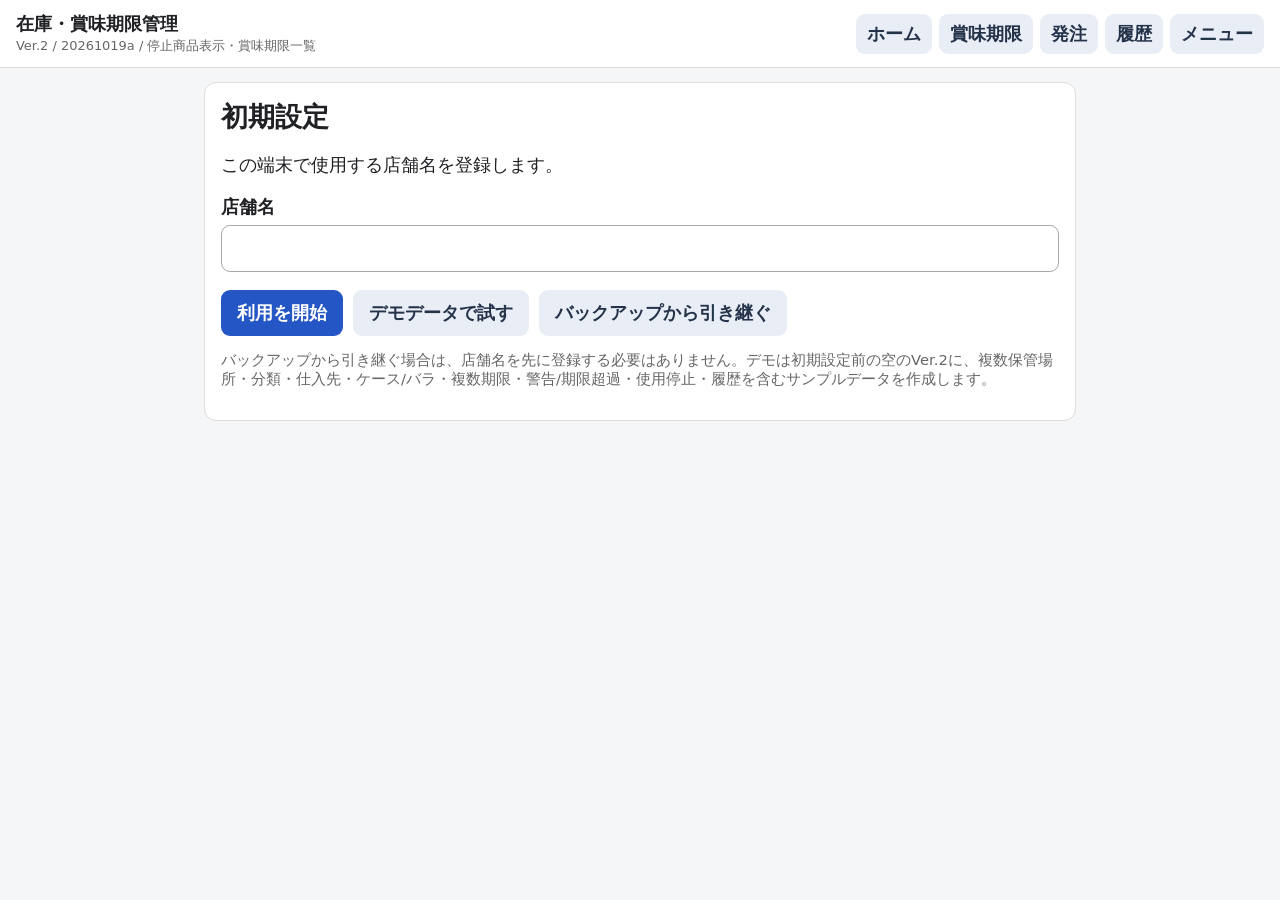
<file: v2/index.html>
<!doctype html><html lang="ja"><head><meta charset="utf-8"><meta name="viewport" content="width=device-width,initial-scale=1,viewport-fit=cover"><meta name="theme-color" content="#ffffff"><title>在庫・賞味期限管理 Ver.2</title><link rel="manifest" href="./manifest.webmanifest"><link rel="stylesheet" href="./style.css?v=20261019a"></head><body>
<header class="app-header"><div><strong>在庫・賞味期限管理</strong><small>Ver.2 / 20261019a / 停止商品表示・賞味期限一覧</small></div><div class="header-actions"><button id="homeBtn" class="secondary">ホーム</button><button id="expiryBtn" class="secondary">賞味期限</button><button id="orderBtn" class="secondary">発注</button><button id="historyBtn" class="secondary">履歴</button><details class="header-menu"><summary>メニュー</summary><div class="header-menu-panel"><button id="manageBtn" class="secondary">マスタ管理</button><button id="settingsBtn" class="secondary">設定</button></div></details></div></header><main id="app"><div id="workModeBanner" class="work-banner hidden"></div>
<section id="setupView" class="view hidden"><div class="card"><h1>初期設定</h1><p>この端末で使用する店舗名を登録します。</p><label>店舗名<input id="storeNameInput" maxlength="80"></label><div class="actions"><button id="saveSetupBtn">利用を開始</button><button id="setupDemoBtn" class="secondary" type="button">デモデータで試す</button><label class="file-button secondary">バックアップから引き継ぐ<input id="setupRestoreBackupFile" type="file" accept="application/json,.json"></label></div><p class="note">バックアップから引き継ぐ場合は、店舗名を先に登録する必要はありません。デモは初期設定前の空のVer.2に、複数保管場所・分類・仕入先・ケース/バラ・複数期限・警告/期限超過・使用停止・履歴を含むサンプルデータを作成します。</p></div></section>
<section id="homeView" class="view hidden"><div class="card home-actions"><h2>商品操作</h2><div class="actions"><button id="inventoryBtn">入荷・在庫</button><button id="addProductBtn" class="secondary">商品を追加</button></div></div><div class="card"><div class="section-head"><h2>賞味期限警告</h2><small id="expiryRule" class="note"></small></div><div id="expiryList" class="list"></div></div><div class="card"><div class="section-head"><h2>保管場所</h2><button id="addLocationBtn" class="secondary">場所を追加</button></div><div id="locationList" class="list"></div><details class="inactive-box"><summary>使用停止中の保管場所</summary><div id="inactiveLocationList" class="list"></div></details></div></section><section id="inventoryView" class="view hidden"><div class="card"><div class="section-head"><h2>入荷・在庫</h2><button data-back class="secondary">戻る</button></div><div class="inventory-filters"><label>商品検索<div class="search-with-button"><input id="inventorySearch" placeholder="商品名・規格・JAN"><button id="inventoryJanScanBtn" class="secondary" type="button">JAN読取</button></div></label><label>保管場所<select id="inventoryRootFilter"><option value="">すべて</option></select></label><label>棚・区画<select id="inventoryChildFilter"><option value="">すべて</option></select></label></div><p id="inventoryResultCount" class="note"></p><div id="productList" class="list"></div><details class="inactive-box"><summary>使用停止中の商品</summary><div id="inactiveProductList" class="list"></div></details></div></section>
<section id="manageView" class="view hidden"><div class="card"><div class="section-head"><h2>マスタ管理</h2><button data-back class="secondary">戻る</button></div><p class="note">必要な項目だけ開いて管理します。停止は削除ではないため、過去履歴の参照は残ります。</p><details class="menu-section" open><summary>商品</summary><div class="actions"><button id="manageAddProductBtn" type="button">商品を追加</button></div><div class="inventory-filters"><label>商品検索<input id="manageProductSearch" placeholder="商品名・規格・JAN"></label><label>表示<select id="manageProductFilter"><option value="all">すべて</option><option value="active">使用中</option><option value="zero">在庫0</option><option value="stock">在庫あり</option><option value="inactive">使用停止中</option></select></label></div><p id="manageProductResultCount" class="note"></p><div id="manageProductList" class="list"></div><div class="master-transfer-box"><h3>店舗間の商品マスタ</h3><p class="note">商品設定だけを他店舗へ転用します。在庫・履歴・店舗名は含みません。保管場所は取込先店舗で割り当て直します。</p><label class="check-line"><input id="exportInactiveProducts" type="checkbox"> 使用停止中の商品も書き出す</label><div class="actions"><button id="exportProductMasterBtn" type="button" class="secondary">商品マスタを書き出す</button><label class="file-button secondary">商品マスタを取り込む<input id="importProductMasterFile" type="file" accept="application/json,.json"></label></div><div id="productMasterImportPreview" class="migration-preview hidden"></div><button id="commitProductMasterImportBtn" type="button" class="hidden">確認した内容で商品マスタを取り込む</button></div></details><details class="menu-section"><summary>保管場所</summary><div class="actions"><button id="manageAddLocationBtn" type="button" class="secondary">保管場所を追加</button></div><div id="manageLocationList" class="list"></div></details><details class="menu-section"><summary>仕入先</summary><div class="inline-master"><input id="newSupplierName" placeholder="仕入先名"><button id="addSupplierBtn" class="secondary">追加</button></div><div id="manageSupplierList" class="list"></div></details><details class="menu-section"><summary>分類</summary><div class="master-form"><label>分類名<input id="newCategoryName"></label><label>親分類<select id="newCategoryParent"><option value="">なし（大分類）</option></select></label><button id="addCategoryBtn" class="secondary">追加</button></div><div id="manageCategoryList" class="list"></div></details></div></section>
<section id="locationView" class="view hidden"><div class="card"><h2 id="locationFormTitle">保管場所の登録</h2><label>名称<input id="locationName"></label><label>親の場所<select id="locationParent"><option value="">なし（大分類）</option></select></label><label>表示番号<input id="locationNumber" type="number" min="1" step="1" inputmode="numeric"></label><div class="actions"><button id="saveLocationBtn">保存</button><button data-back class="secondary">戻る</button></div></div></section>
<section id="productView" class="view hidden"><div class="card"><h2 id="productFormTitle">商品の登録</h2><div id="productStatusBox" class="stocktake-box hidden"><div class="section-head"><h3>現在の状態</h3><strong id="productStatusLabel"></strong></div><p id="productStatusStock" class="note"></p><div class="item-actions"><button id="productOpenStockBtn" type="button" class="small-btn secondary">在庫・使用</button><button id="productOpenReceiveBtn" type="button" class="small-btn">入荷</button><button id="productHistoryBtn" type="button" class="small-btn secondary">履歴</button><button id="productToggleActiveBtn" type="button" class="small-btn danger-btn">使用停止</button></div></div><label>商品名<input id="productName"></label><label>規格<input id="productSpec"></label><label>JANコード<input id="productJan" inputmode="numeric"></label><label>仕入先<select id="productSupplier"><option value="">未設定</option></select></label><label>分類<select id="productCategory"><option value="">未設定</option></select></label><label>標準保管場所<select id="productLocation"></select></label><p class="note">入荷時の初期保管場所です。在庫は移動機能で複数の場所に分けて置けます。</p><label>賞味期限管理<select id="productExpiryManaged"><option value="true">あり</option><option value="false">なし</option></select></label><label>ケース入数<input id="productCasePack" type="number" min="1" step="1" value="1" inputmode="numeric"></label><label>発注グループ<input id="productOrderGroup" maxlength="100" placeholder="未入力なら商品名"></label><label>発注定数（個）<input id="productOrderTargetQty" type="number" min="0" step="1" value="0" inputmode="numeric"></label><p class="note">同じ発注グループの在庫を合算し、定数との差を発注画面に表示します。</p><div id="initialStockBox"><hr><h3>最初の在庫も登録する（任意）</h3><p class="note">賞味期限ごとに在庫を登録できます。最大10件です。登録後の追加は「入荷」から行います。</p><div id="initialStockRows"></div><button id="addInitialStockRowBtn" class="secondary" type="button">賞味期限を追加</button></div><div class="actions"><button id="saveProductBtn">保存</button><button data-back class="secondary">戻る</button></div></div></section>
<section id="receiveView" class="view hidden"><div class="card"><h2>入荷</h2><p><strong id="receiveProductName"></strong></p><p id="receiveProductMeta" class="note"></p><label>入荷先<select id="receiveLocation"></select></label><div id="receiveRows"></div><button id="addReceiveRowBtn" class="secondary">賞味期限を追加</button><p id="receiveTotal" class="receive-total">入荷合計 0個</p><div class="actions"><button id="saveReceiveBtn">入荷を保存</button><button data-back class="secondary">戻る</button></div></div></section>
<section id="stockView" class="view hidden"><div class="card"><h2>在庫・使用</h2><p><strong id="stockProductName"></strong></p><p id="stockProductMeta" class="note"></p><div id="lotList" class="list"></div><p class="note">数量を直す場合は、対象ロットの数量欄で個別に調整します。</p><div class="stocktake-box"><h3>使用</h3><label>使用する場所<select id="useLocation"></select></label><label>使用数量（個）<input id="useQty" type="number" min="1" step="1" inputmode="numeric"></label><p id="useQtyNote" class="note">入力単位は個です。選択した場所の期限が早い在庫から減らします（FEFO）。</p><button id="saveUseBtn">使用を記録</button></div><div class="stocktake-box" id="transferBox"><h3>在庫移動</h3><p class="note">倉庫から厨房などへ一部数量を移動します。期限の早いロットから移し、賞味期限は維持します。</p><label>移動元<select id="transferFrom"></select></label><label>移動先<select id="transferTo"></select></label><label>移動数量（個）<input id="transferQty" type="number" min="1" step="1" inputmode="numeric"></label><button id="saveTransferBtn" class="secondary">在庫を移動</button></div><div class="actions"><button data-back class="secondary">戻る</button></div></div></section>

<section id="discardView" class="view hidden"><div class="card"><h2>廃棄</h2><p><strong id="discardProductName"></strong></p><p id="discardLotMeta" class="note"></p><label>廃棄数量（個）<input id="discardQty" type="number" min="1" step="1" inputmode="numeric"></label><p id="discardQtyNote" class="note">入力単位は個です。</p><label>理由<select id="discardReason"><option>賞味期限</option><option>破損</option><option>品質不良</option><option>棚卸差異</option><option>その他</option></select></label><label>メモ<input id="discardNote" maxlength="200"></label><div class="actions"><button id="saveDiscardBtn" class="danger-btn">廃棄を記録</button><button id="cancelDiscardBtn" class="secondary">戻る</button></div></div></section>
<section id="expiryView" class="view hidden"><div class="card"><div class="section-head"><h2>賞味期限一覧</h2><button data-back class="secondary">戻る</button></div><p class="note">在庫がある使用中商品の賞味期限を、期限の早い順に表示します。</p><div class="expiry-filters"><label>商品検索<input id="expirySearch" placeholder="商品名・規格・JAN"></label><label>表示範囲<select id="expiryRange"><option value="all">すべて</option><option value="warning">警告期間内</option><option value="caution">注意期間内</option><option value="expired">期限切れのみ</option><option value="none">期限なし</option></select></label></div><p id="expiryResultCount" class="note"></p><div id="expiryAllList" class="list"></div></div></section>
<section id="orderView" class="view hidden"><div class="card"><div class="section-head"><h2>発注</h2><button data-back class="secondary">戻る</button></div><p class="note">同じ発注グループの商品を全保管場所で合算し、発注定数との差を表示します。</p><div class="inventory-filters"><label>検索<input id="orderSearch" placeholder="商品名・発注グループ"></label><label>表示<select id="orderRange"><option value="all">すべて</option><option value="shortage">不足のみ</option></select></label></div><p id="orderResultCount" class="note"></p><div id="orderList" class="list"></div></div></section><section id="historyView" class="view hidden"><div class="card"><div class="section-head"><h2>履歴</h2><button data-back class="secondary">戻る</button></div><div class="history-filters"><label>種類<select id="historyType"><option value="">すべて</option><option>入荷</option><option>使用</option><option>廃棄</option><option value="棚卸調整">数量調整（旧）</option><option value="期限別棚卸">数量調整</option><option>賞味期限訂正</option><option>移動</option></select></label><label>商品検索<input id="historySearch" placeholder="商品名・規格・JAN"></label><label>開始日<input id="historyFrom" type="date"></label><label>終了日<input id="historyTo" type="date"></label></div><div class="history-tools"><strong id="historyResultCount">0件</strong><button id="exportHistoryCsv" class="secondary" type="button">表示中の履歴をCSV保存</button></div><div id="historyList" class="list"></div></div></section>
<section id="settingsView" class="view hidden"><div class="card"><div class="section-head"><h2>設定</h2><button data-back class="secondary">戻る</button></div>
<details class="menu-section" open><summary>基本設定</summary><label>店舗名<input id="settingsStoreName"></label><label>期限注意（日）<input id="expiryCautionDays" type="number" min="1" step="1" inputmode="numeric"></label><label>期限警告（日）<input id="expiryWarningDays" type="number" min="0" step="1" inputmode="numeric"></label><p class="note">例：注意30日・警告7日。警告日数は注意日数以下にします。</p><button id="saveSettingsBtn">基本設定を保存</button></details>
<details class="menu-section"><summary>表示設定</summary><p class="note">端末や使用者に合わせて文字サイズを変更できます。</p><div class="font-settings"><button type="button" class="secondary fontBtn" data-size="16">小</button><button type="button" class="secondary fontBtn" data-size="18">標準</button><button type="button" class="secondary fontBtn" data-size="21">大</button></div><label>細かく調整<input id="fontRange" type="range" min="16" max="24" step="1"></label><p class="note">現在：<span id="fontValue">18</span>px</p></details>
<details class="menu-section" id="workSection"><summary>共同作業・端末連携</summary><div id="workNormalPanel"><h3>メイン機：共同作業ファイルを発行</h3><p class="note">担当する保管場所ごとに子機用データを作ります。子機の結果を取り込むまで、同じ担当範囲をメイン機で変更しないでください。</p><label>担当範囲<select id="workScopeSelect"><option value="">担当する保管場所を選択</option></select></label><div class="actions"><button id="prepareWorkPackageBtn" type="button">作業ファイルを作成</button><button id="saveWorkPackageBtn" class="secondary" type="button">保存</button><button id="shareWorkPackageBtn" class="secondary" type="button">共有（Gmail等）</button></div><p id="workPreparedPackage" class="work-prepared hidden"></p><h3>子機として作業を開始</h3><p class="note">別店舗で使用中の端末は、先に完全バックアップを保存してください。共同作業ファイルを読み込むと、この端末の現在データを一時作業データへ置き換えます。</p><div class="actions"><button id="workBackupBtn" class="secondary" type="button">① 現在データを完全バックアップ</button><label class="file-button secondary">② 共同作業ファイルを読込<input id="workPackageFile" type="file" accept=".json,application/json,text/plain"></label></div><h3>発行済み作業</h3><div id="workJobList" class="list"></div></div><div id="workChildPanel" class="hidden"><h3>子機作業中</h3><p id="workChildInfo" class="work-prepared"></p><p class="note">通常の「入荷」「使用」と商品詳細の数量調整を使って担当範囲を処理します。商品・マスタ編集は子機作業中は使用しません。</p><div class="actions"><button id="prepareWorkResultBtn" type="button">① 作業結果を作成</button><button id="saveWorkResultBtn" class="secondary" type="button">② 保存</button><button id="shareWorkResultBtn" class="secondary" type="button">② 共有（Gmail等）</button></div><p id="workPreparedResult" class="work-prepared hidden"></p><p class="note">結果作成後は在庫を変更せず、保存または共有してください。共有先はAndroidの共有画面からGmail等を選べます。</p><label class="file-button secondary">③ 元の完全バックアップを復元<input id="workRestoreBackupFile" type="file" accept=".json,application/json"></label></div><div id="workImportPanel"><h3>メイン機：子機結果を取り込む</h3><p class="note">ファイルを選んだ段階では在庫を書き換えません。開始時状態との一致を確認し、プレビュー後に確定します。</p><label class="file-button secondary">子機の作業結果を選択<input id="workResultFile" type="file" accept=".json,application/json,text/plain"></label><div id="workImportPreview" class="migration-preview hidden"></div><button id="commitWorkResultBtn" class="hidden" type="button">確認した内容でメイン在庫へ反映</button></div></details><details class="menu-section"><summary>データ・CSV</summary><h3>棚卸報告用CSV</h3><p class="note">本社報告向けに1商品1行で出力します。商品名・分類・ケース入数・総数量・ケース/バラ・保管場所別内訳・ロット内訳を含み、0在庫の商品も出力します。</p><button id="exportOperationCsvBtn" class="secondary" type="button">棚卸報告用CSVを保存</button><h3>店舗集計用CSV</h3><p class="note">現在庫をVer.1.26互換の11列CSVで、賞味期限ロット単位に出力します。既存の全店舗集計ツールはこちらを使用します。</p><button id="exportInventoryCsvBtn" class="secondary" type="button">店舗集計用CSVを保存</button><h3>バックアップ</h3><p class="note">商品・在庫・履歴・仕入先・分類・設定をまとめて保存します。</p><div class="actions"><button id="exportBackupBtn" class="secondary">Ver.2バックアップ保存</button><label class="file-button secondary">Ver.2バックアップ復元<input id="restoreBackupFile" type="file" accept="application/json,.json"></label></div></details>
<details class="menu-section"><summary>アプリ管理</summary><p id="updateStatus" class="note">更新状態を確認しています。</p><div class="actions"><button id="checkUpdateBtn" class="secondary" type="button">更新を確認</button><button id="applyUpdateBtn" class="secondary hidden" type="button">今すぐ更新</button><button id="clearAppCacheBtn" class="secondary" type="button">アプリキャッシュ削除・再読込</button><button class="secondary" type="button" onclick="location.href='./manual.html'">操作マニュアル</button><button class="secondary" type="button" onclick="location.href='./device-check.html'">端末診断</button></div><p class="note">キャッシュ削除では商品・在庫・履歴などのVer.2データは削除しません。</p></details>
<details class="menu-section danger-section"><summary>移行・端末データ削除</summary><h3>Ver.1.26から移行</h3><p class="note">Ver.1のJSONバックアップを読み込み、まず変換結果だけ確認します。この時点ではVer.2データを書き換えません。</p><label class="file-button secondary">Ver.1バックアップを選択<input id="migrationFile" type="file" accept="application/json,.json"></label><div id="migrationPreview" class="migration-preview hidden"></div><button id="commitMigrationBtn" class="danger-btn hidden">確認した内容でVer.2へ移行</button><p class="note">移行後もVer.1側のデータや旧DBは削除しません。</p><h3>端末データ削除</h3><p class="note">この端末のVer.2データだけを全削除して初期設定へ戻します。必要なら先にバックアップしてください。</p><button id="deleteAllDataBtn" class="danger-btn" type="button">この端末のVer.2データを全削除</button></details>
<p class="note">Ver.2開発版です。通常操作からVer.1.26のデータは変更しません。</p></div></section></main><div id="toast" role="status" aria-live="polite"></div>
<script src="./db.js?v=20261019a"></script><script src="./inventory-service.js?v=20261019a"></script><script src="./master-service.js?v=20261019a"></script><script src="./backup-service.js?v=20261019a"></script><script src="./migration-service.js?v=20261019a"></script><script src="./app.js?v=20261019a"></script><script src="./product-master-ui.js?v=20261019a"></script><script src="./order-ui.js?v=20261019a"></script><script src="./master-management.js?v=20261019a"></script><script src="./product-master-transfer.js?v=20261019a"></script><script src="./data-management.js?v=20261019a"></script><script src="./receive-input-guard.js?v=20261019a"></script><script src="./jan-scanner-v2.js?v=20261019a"></script><script src="./date-wheel-v2.js?v=20261019a"></script><script src="./location-sort-v2.js?v=20261019a"></script><script src="./csv-export-v2.js?v=20261019a"></script><script src="./csv-export-ui-v2.js?v=20261019a"></script><script src="./work-session.js?v=20261019a"></script><script src="./update-manager.js?v=20261019a"></script></body></html>
</file>
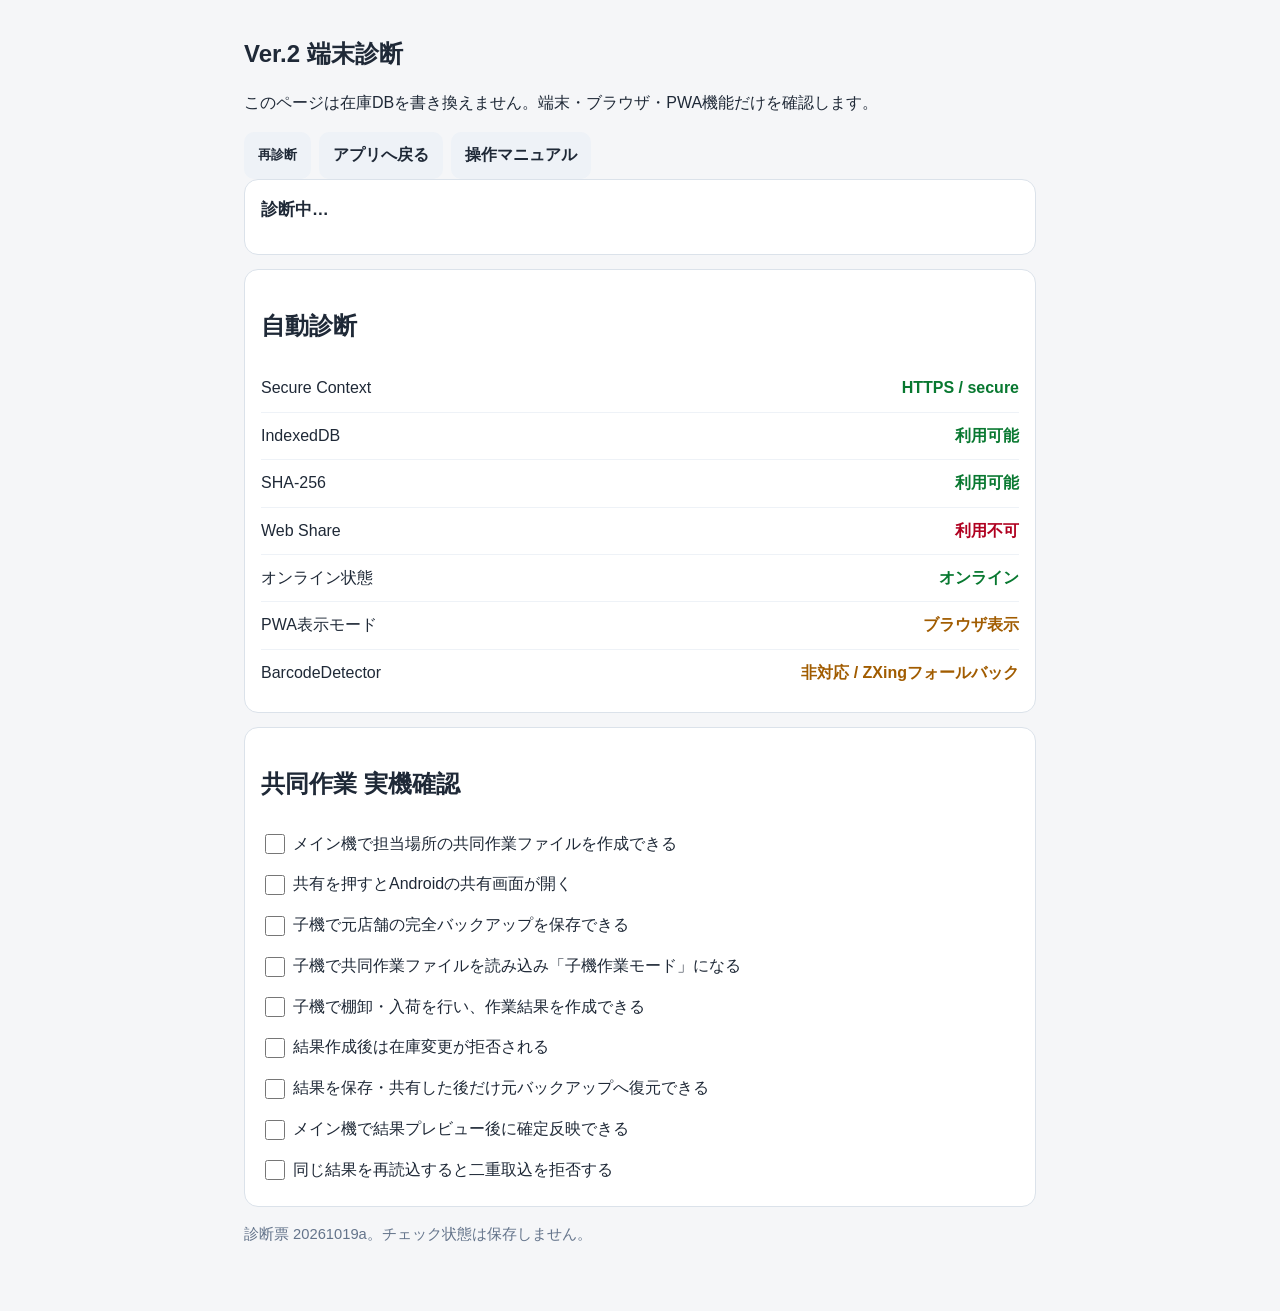
<file: v2/device-check.html>
<!doctype html>
<html lang="ja">
<head>
<meta charset="utf-8">
<meta name="viewport" content="width=device-width,initial-scale=1">
<meta name="theme-color" content="#ffffff">
<title>Ver.2 端末診断</title>
<style>
:root{font-family:-apple-system,BlinkMacSystemFont,"Segoe UI","Noto Sans JP",sans-serif;color:#1f2937;background:#f5f6f8}
*{box-sizing:border-box}body{margin:0;line-height:1.65}main{max-width:820px;margin:auto;padding:18px 14px 50px}.card{background:#fff;border:1px solid #dbe2ea;border-radius:14px;padding:16px;margin-bottom:14px}.row{display:flex;justify-content:space-between;gap:14px;padding:10px 0;border-bottom:1px solid #eef2f7}.row:last-child{border-bottom:0}.ok{color:#087830;font-weight:700}.warn{color:#a15c00;font-weight:700}.ng{color:#b00020;font-weight:700}.note{color:#64748b;font-size:.92rem}.actions{display:flex;flex-wrap:wrap;gap:8px}button,a.btn{border:0;border-radius:10px;padding:10px 14px;font-weight:700;background:#eef2f7;color:#1f2937;text-decoration:none}h1{font-size:1.5rem}.summary{font-size:1.05rem;font-weight:700}.manual label{display:block;padding:7px 0}.manual input{width:20px;height:20px;vertical-align:middle;margin-right:8px}
</style>
</head>
<body>
<main>
<h1>Ver.2 端末診断</h1>
<p>このページは在庫DBを書き換えません。端末・ブラウザ・PWA機能だけを確認します。</p>
<div class="actions"><button id="rerun" type="button">再診断</button><a class="btn" href="./">アプリへ戻る</a><a class="btn" href="./manual.html">操作マニュアル</a></div>
<section class="card"><div id="summary" class="summary">診断中…</div><p id="detail" class="note"></p></section>
<section class="card"><h2>自動診断</h2><div id="checks"></div></section>
<section class="card manual"><h2>共同作業 実機確認</h2>
<label><input type="checkbox">メイン機で担当場所の共同作業ファイルを作成できる</label>
<label><input type="checkbox">共有を押すとAndroidの共有画面が開く</label>
<label><input type="checkbox">子機で元店舗の完全バックアップを保存できる</label>
<label><input type="checkbox">子機で共同作業ファイルを読み込み「子機作業モード」になる</label>
<label><input type="checkbox">子機で棚卸・入荷を行い、作業結果を作成できる</label>
<label><input type="checkbox">結果作成後は在庫変更が拒否される</label>
<label><input type="checkbox">結果を保存・共有した後だけ元バックアップへ復元できる</label>
<label><input type="checkbox">メイン機で結果プレビュー後に確定反映できる</label>
<label><input type="checkbox">同じ結果を再読込すると二重取込を拒否する</label>
</section>
<p class="note">診断票 20261019a。チェック状態は保存しません。</p>
</main>
<script>
const EXPECTED='20261019a';
const checks=document.getElementById('checks'),summary=document.getElementById('summary'),detail=document.getElementById('detail');
function row(name,status,text){const e=document.createElement('div');e.className='row';const a=document.createElement('span'),b=document.createElement('span');a.textContent=name;b.textContent=text;b.className=status;e.append(a,b);checks.appendChild(e);return status==='ok';}
async function diagnose(){
 checks.innerHTML='';let pass=0,total=0,critical=true;
 const add=(n,s,t,c=false)=>{total++;if(row(n,s,t))pass++;if(c&&s!=='ok')critical=false;};
 add('Secure Context',window.isSecureContext?'ok':'ng',window.isSecureContext?'HTTPS / secure':'非secure',true);
 add('IndexedDB',typeof indexedDB!=='undefined'?'ok':'ng',typeof indexedDB!=='undefined'?'利用可能':'利用不可',true);
 add('SHA-256',crypto?.subtle?'ok':'ng',crypto?.subtle?'利用可能':'利用不可',true);
 let share='ng',shareText='利用不可';
 try{const f=new File(['{}'],'inventory-test.json',{type:'application/json'});if(navigator.share){share=navigator.canShare&&!navigator.canShare({files:[f]})?'warn':'ok';shareText=share==='ok'?'ファイル共有対応':'共有APIあり / ファイル共有は未確認';}}catch(_){}
 add('Web Share',share,shareText,false);
 add('オンライン状態',navigator.onLine?'ok':'warn',navigator.onLine?'オンライン':'オフライン');
 const standalone=matchMedia('(display-mode: standalone)').matches||navigator.standalone===true;
 add('PWA表示モード',standalone?'ok':'warn',standalone?'standalone':'ブラウザ表示');
 add('BarcodeDetector',typeof BarcodeDetector!=='undefined'?'ok':'warn',typeof BarcodeDetector!=='undefined'?'ネイティブ対応':'非対応 / ZXingフォールバック');
 let swStatus='ng',swText='未対応';
 try{if('serviceWorker'in navigator){await navigator.serviceWorker.ready;swStatus=navigator.serviceWorker.controller?'ok':'warn';swText=navigator.serviceWorker.controller?'制御中':'登録済み / 現在ページは未制御';}}catch(e){swText=e.message;}
 add('Service Worker',swStatus,swText,true);
 let cacheStatus='warn',cacheText='確認不能';
 try{if('caches'in window){const keys=await caches.keys(),k=keys.find(x=>x==='inventory-pwa-v2-shell-'+EXPECTED);cacheStatus=k?'ok':'warn';cacheText=k?'最新shellあり':keys.filter(x=>x.startsWith('inventory-pwa-v2-')).join(', ')||'Ver.2 cacheなし';}}catch(e){cacheText=e.message;}
 add('PWAキャッシュ',cacheStatus,cacheText);
 let buildStatus='warn',buildText='確認不能';
 try{const t=await fetch('./index.html',{cache:'no-store'}).then(r=>r.text());buildStatus=t.includes('Ver.2 / '+EXPECTED+' /')?'ok':'ng';buildText=buildStatus==='ok'?EXPECTED:'公開indexのbuild不一致';}catch(e){buildText='オフラインのため公開版確認不可';}
 add('公開アプリBuild',buildStatus,buildText,true);
 try{if(navigator.storage?.estimate){const est=await navigator.storage.estimate(),used=Math.round((est.usage||0)/1024/1024),quota=Math.round((est.quota||0)/1024/1024);add('ストレージ','ok',used+'MB / 約'+quota+'MB');}}catch(_){}
 summary.textContent=critical?'共同作業の必須機能は利用可能です':'必須機能に未確認または不足があります';
 summary.className='summary '+(critical?'ok':'ng');
 detail.textContent=pass+' / '+total+' 項目がOK。WARNは端末依存または手動確認が必要な項目です。';
}
document.getElementById('rerun').onclick=diagnose;diagnose();
</script>
</body>
</html>
</file>
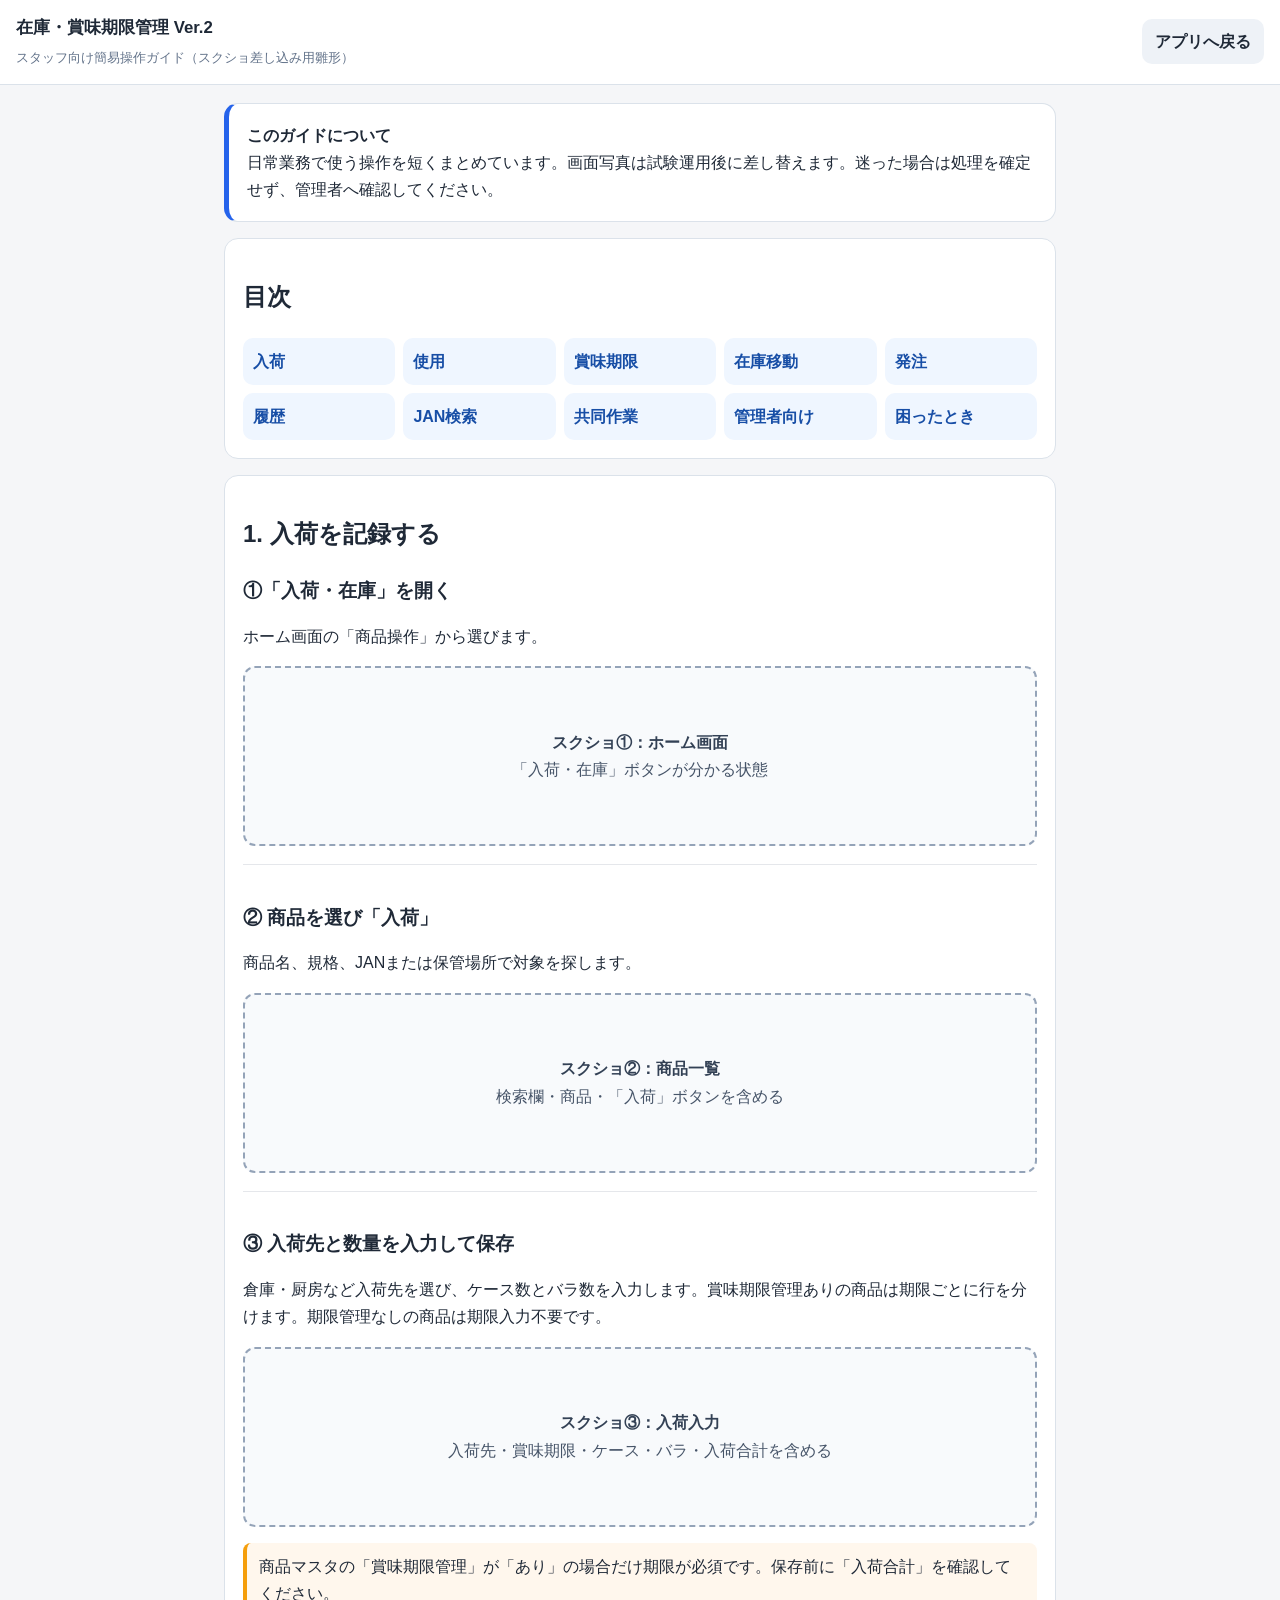
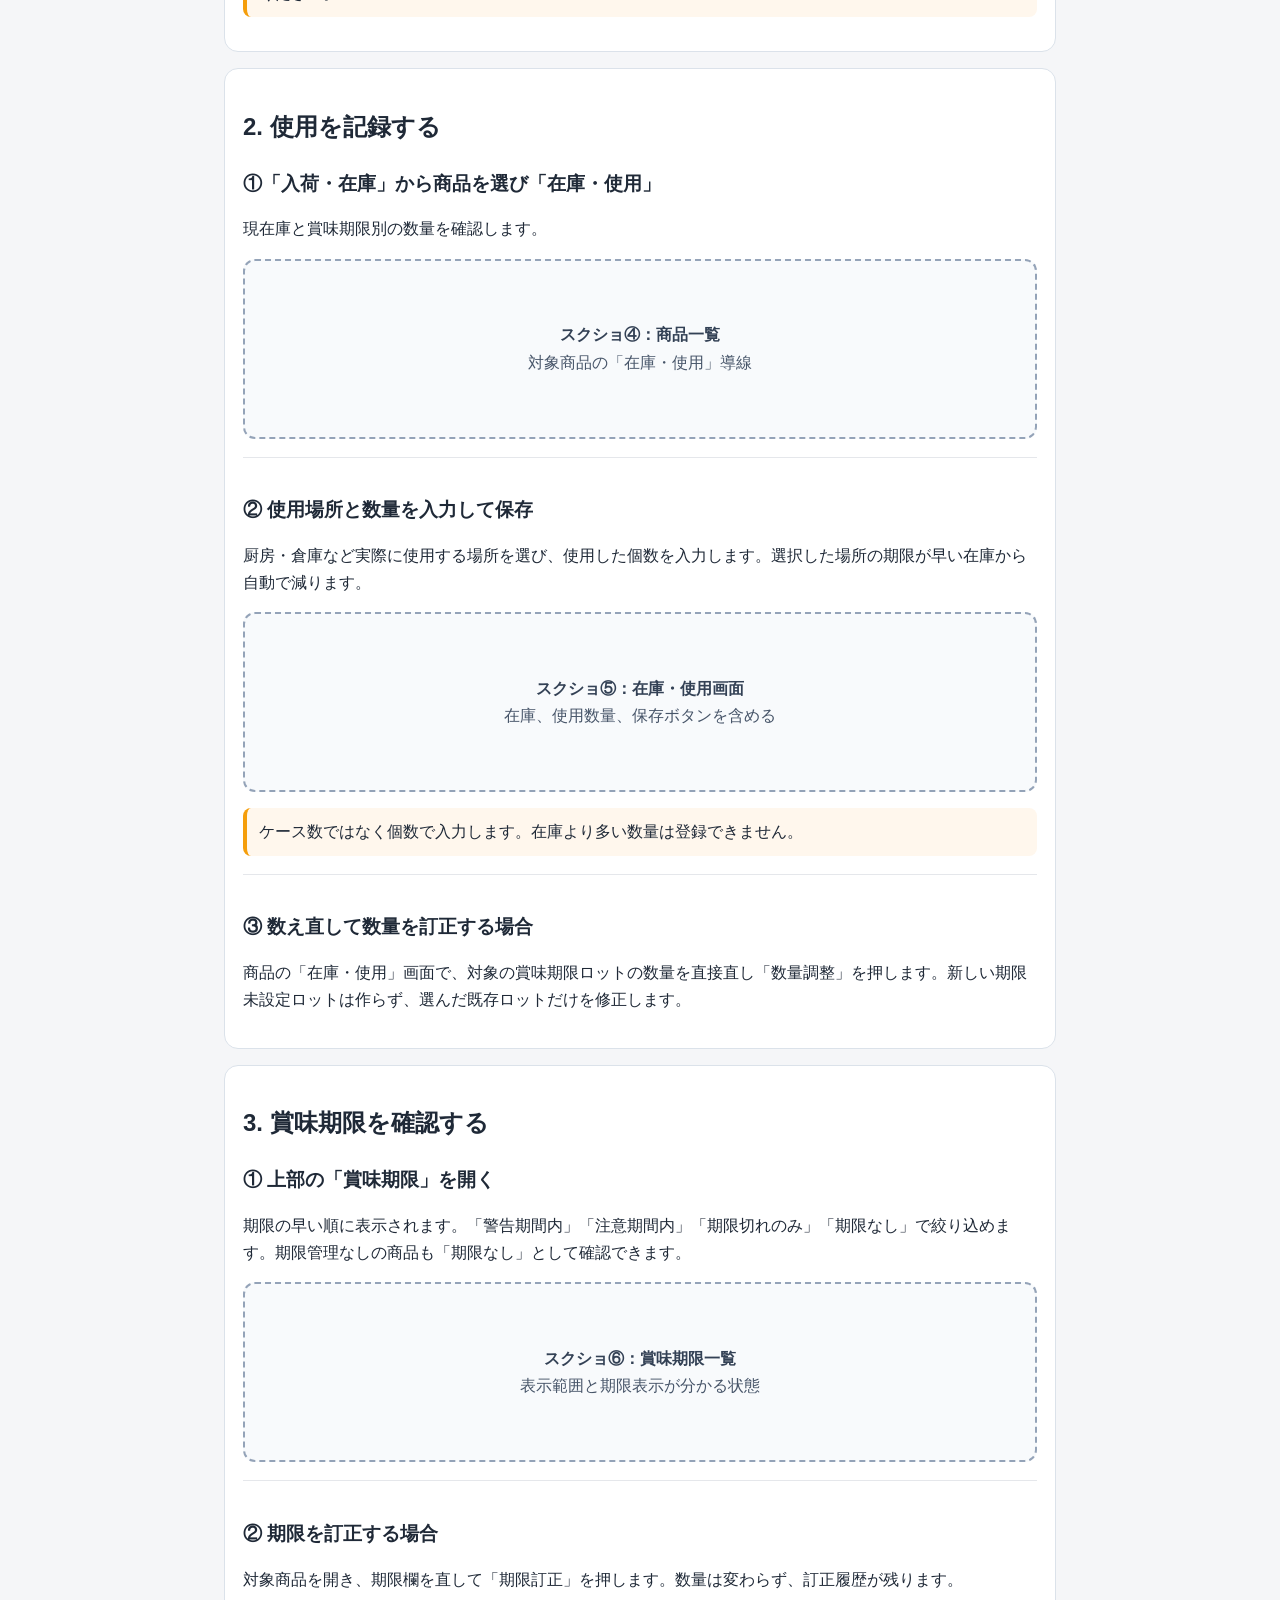
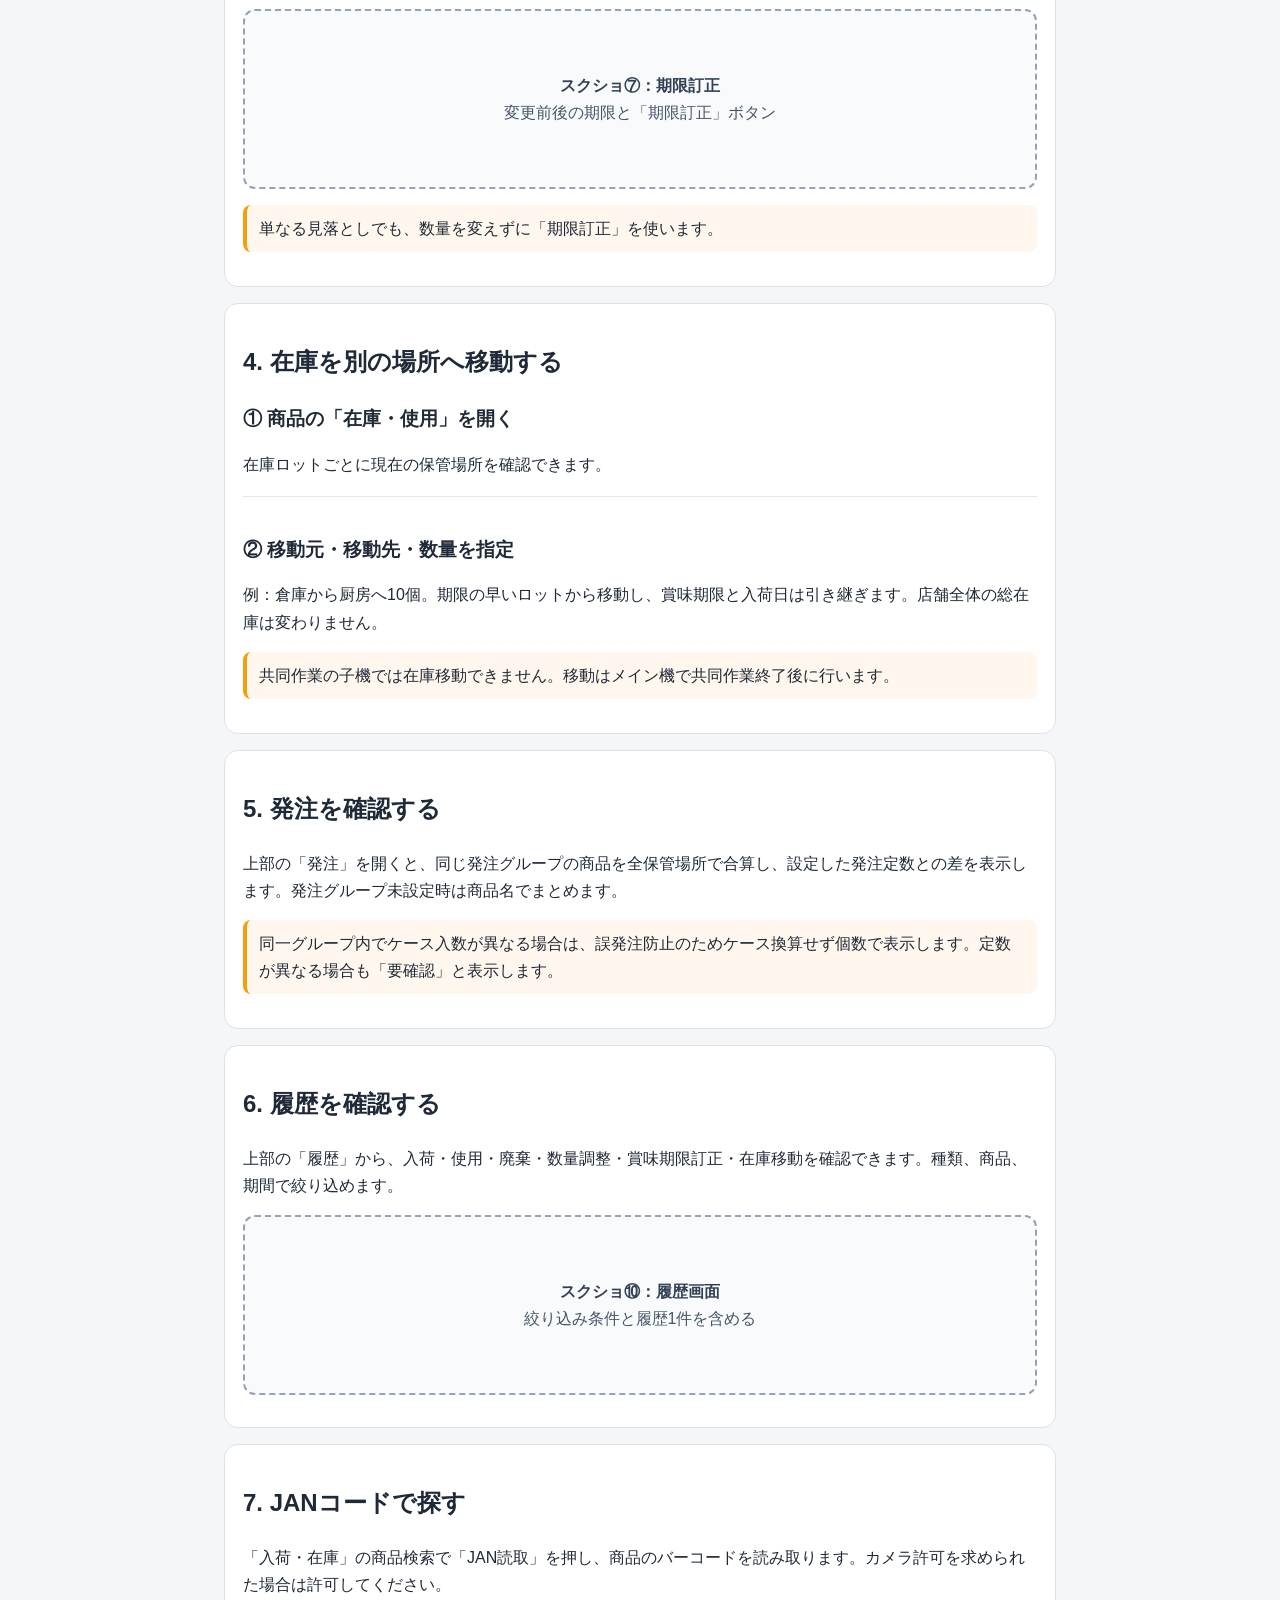
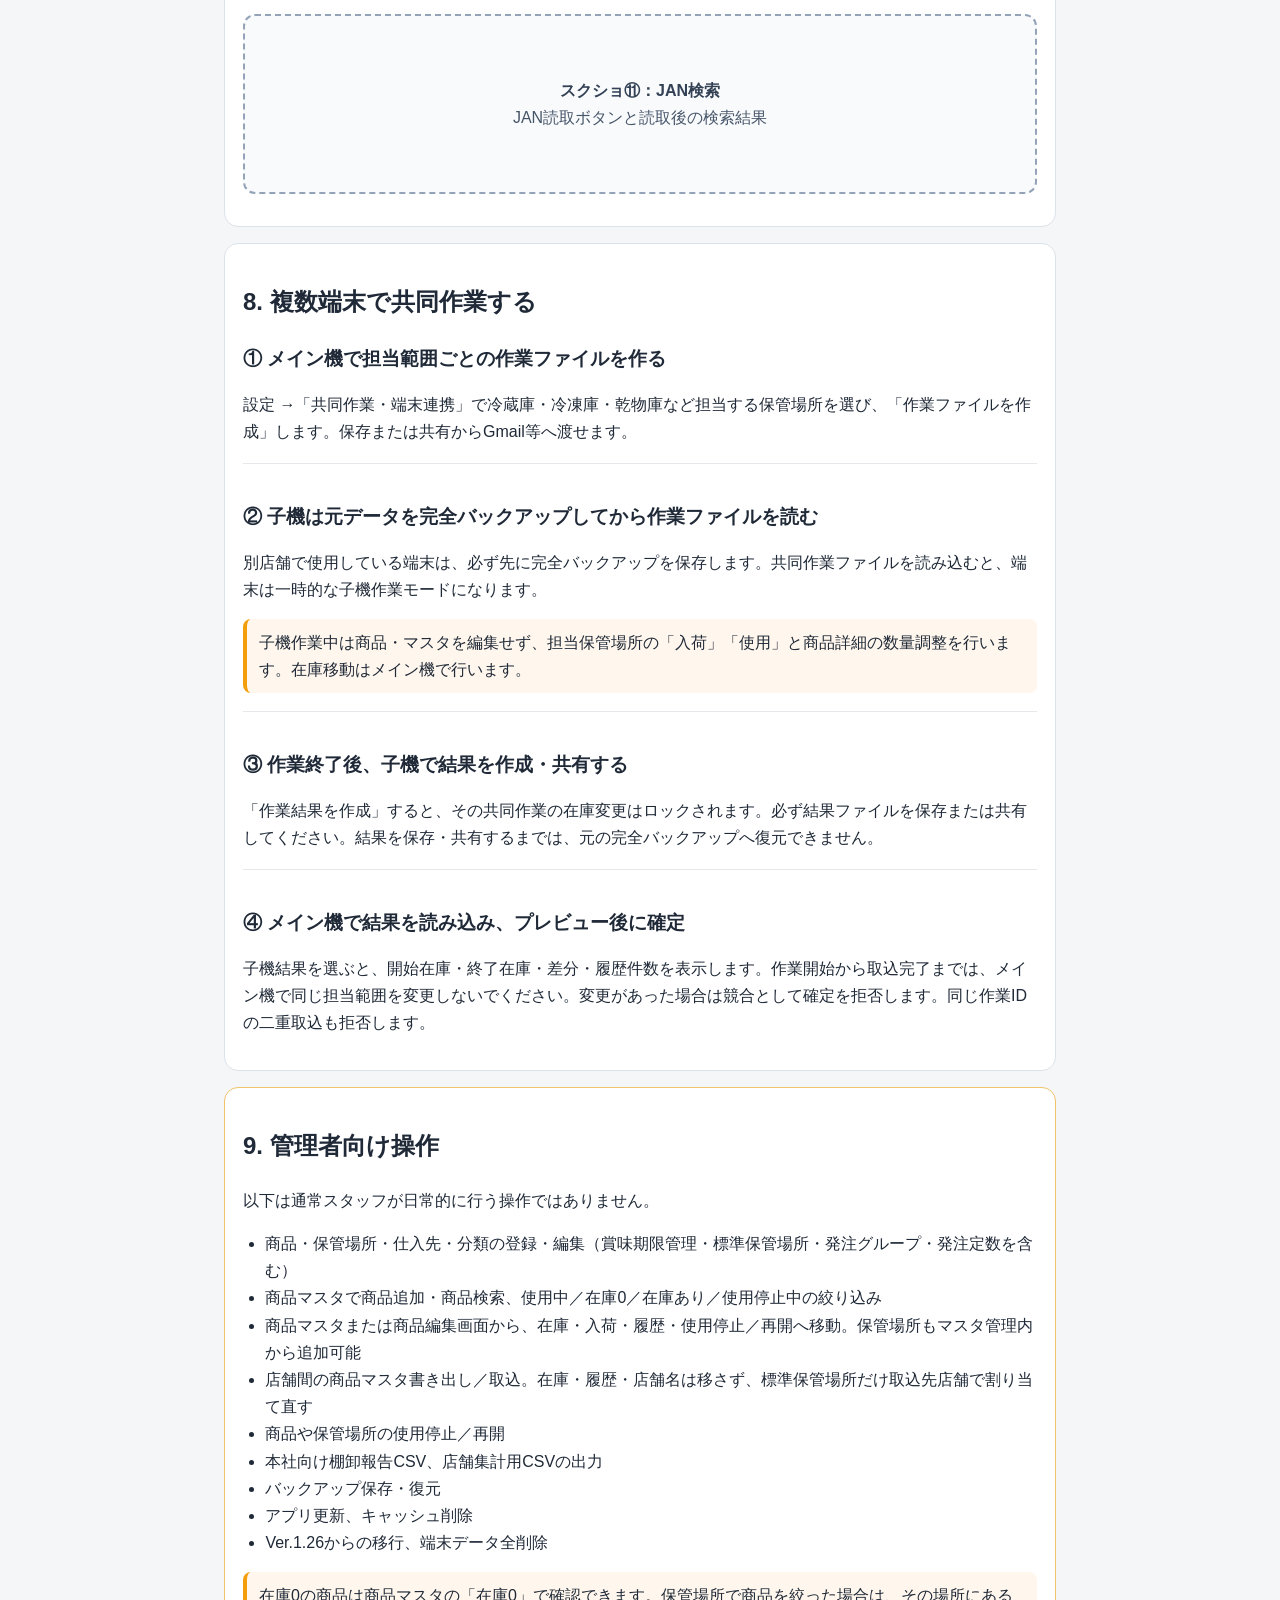
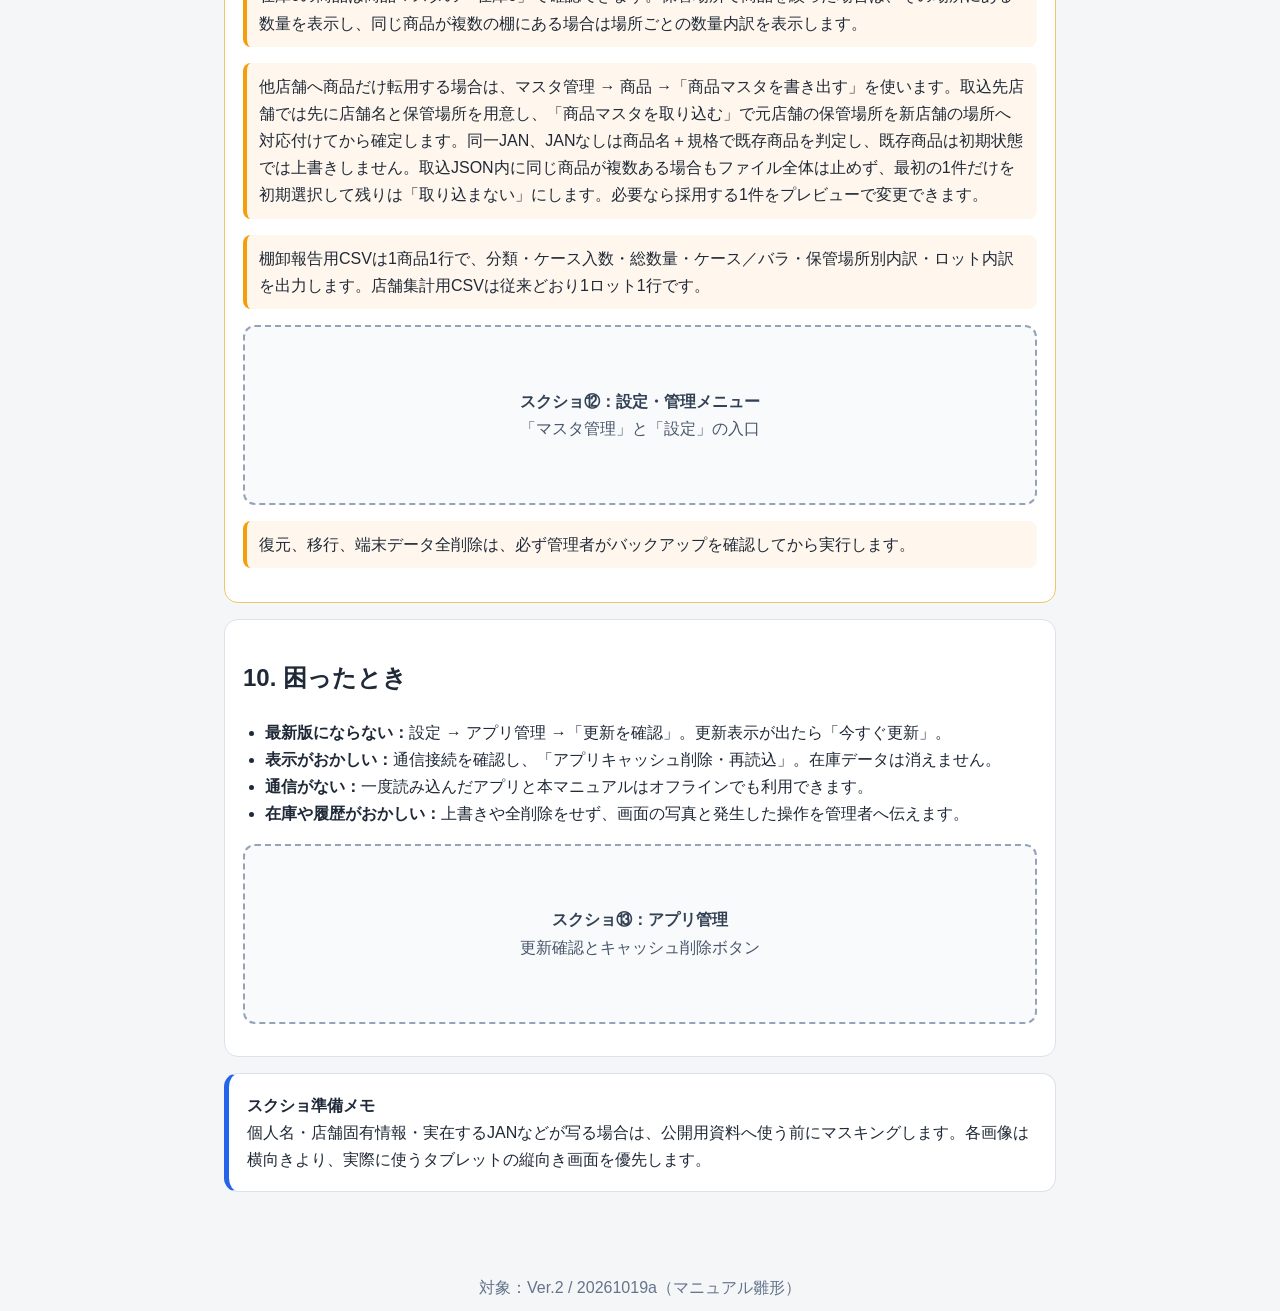
<file: v2/manual.html>
<!doctype html>
<html lang="ja">
<head>
<meta charset="utf-8">
<meta name="viewport" content="width=device-width,initial-scale=1,viewport-fit=cover">
<meta name="theme-color" content="#ffffff">
<title>操作マニュアル｜在庫・賞味期限管理 Ver.2</title>
<style>
:root{font-family:-apple-system,BlinkMacSystemFont,"Segoe UI","Noto Sans JP",sans-serif;color:#1f2937;background:#f5f6f8}
*{box-sizing:border-box}body{margin:0;line-height:1.7}header{position:sticky;top:0;z-index:2;background:#fff;border-bottom:1px solid #dbe2ea;padding:14px 16px;display:flex;justify-content:space-between;align-items:center;gap:12px}header strong{display:block;font-size:1.05rem}header small{color:#64748b}.back{display:inline-block;background:#eef2f7;color:#1f2937;text-decoration:none;border-radius:10px;padding:9px 13px;font-weight:700}main{max-width:860px;margin:auto;padding:18px 14px 56px}.notice,.card{background:#fff;border:1px solid #dbe2ea;border-radius:14px;padding:18px;margin-bottom:16px}.notice{border-left:5px solid #2563eb}.toc{display:grid;grid-template-columns:repeat(auto-fit,minmax(150px,1fr));gap:8px}.toc a{display:block;text-decoration:none;color:#174ea6;background:#eff6ff;border-radius:10px;padding:10px;font-weight:700}.step{border-top:1px solid #e5e7eb;padding-top:18px;margin-top:18px}.step:first-of-type{border-top:0;padding-top:0}.step h3{margin-bottom:6px}.shot{margin:14px 0;background:#f8fafc;border:2px dashed #94a3b8;border-radius:12px;min-height:180px;padding:20px;display:grid;place-items:center;text-align:center;color:#475569}.shot strong{display:block;color:#334155}.tip{background:#fff7ed;border-left:4px solid #f59e0b;padding:10px 12px;border-radius:8px}ol,ul{padding-left:1.4rem}.admin{border-color:#f0c36d}footer{text-align:center;color:#64748b;padding:10px}
@media print{header{position:static}.back{display:none}body{background:#fff}.card,.notice{break-inside:avoid}.shot{min-height:120px}}
</style>
</head>
<body>
<header><div><strong>在庫・賞味期限管理 Ver.2</strong><small>スタッフ向け簡易操作ガイド（スクショ差し込み用雛形）</small></div><a class="back" href="./">アプリへ戻る</a></header>
<main>
<section class="notice"><strong>このガイドについて</strong><br>日常業務で使う操作を短くまとめています。画面写真は試験運用後に差し替えます。迷った場合は処理を確定せず、管理者へ確認してください。</section>
<nav class="card"><h2>目次</h2><div class="toc"><a href="#receive">入荷</a><a href="#use">使用</a><a href="#expiry">賞味期限</a><a href="#transfer">在庫移動</a><a href="#order">発注</a><a href="#history">履歴</a><a href="#jan">JAN検索</a><a href="#work">共同作業</a><a href="#admin">管理者向け</a><a href="#trouble">困ったとき</a></div></nav>

<section class="card" id="receive"><h2>1. 入荷を記録する</h2>
<div class="step"><h3>①「入荷・在庫」を開く</h3><p>ホーム画面の「商品操作」から選びます。</p><div class="shot"><div><strong>スクショ①：ホーム画面</strong>「入荷・在庫」ボタンが分かる状態</div></div></div>
<div class="step"><h3>② 商品を選び「入荷」</h3><p>商品名、規格、JANまたは保管場所で対象を探します。</p><div class="shot"><div><strong>スクショ②：商品一覧</strong>検索欄・商品・「入荷」ボタンを含める</div></div></div>
<div class="step"><h3>③ 入荷先と数量を入力して保存</h3><p>倉庫・厨房など入荷先を選び、ケース数とバラ数を入力します。賞味期限管理ありの商品は期限ごとに行を分けます。期限管理なしの商品は期限入力不要です。</p><div class="shot"><div><strong>スクショ③：入荷入力</strong>入荷先・賞味期限・ケース・バラ・入荷合計を含める</div></div><p class="tip">商品マスタの「賞味期限管理」が「あり」の場合だけ期限が必須です。保存前に「入荷合計」を確認してください。</p></div>
</section>

<section class="card" id="use"><h2>2. 使用を記録する</h2>
<div class="step"><h3>①「入荷・在庫」から商品を選び「在庫・使用」</h3><p>現在庫と賞味期限別の数量を確認します。</p><div class="shot"><div><strong>スクショ④：商品一覧</strong>対象商品の「在庫・使用」導線</div></div></div>
<div class="step"><h3>② 使用場所と数量を入力して保存</h3><p>厨房・倉庫など実際に使用する場所を選び、使用した個数を入力します。選択した場所の期限が早い在庫から自動で減ります。</p><div class="shot"><div><strong>スクショ⑤：在庫・使用画面</strong>在庫、使用数量、保存ボタンを含める</div></div><p class="tip">ケース数ではなく個数で入力します。在庫より多い数量は登録できません。</p></div>
<div class="step"><h3>③ 数え直して数量を訂正する場合</h3><p>商品の「在庫・使用」画面で、対象の賞味期限ロットの数量を直接直し「数量調整」を押します。新しい期限未設定ロットは作らず、選んだ既存ロットだけを修正します。</p></div></section>

<section class="card" id="expiry"><h2>3. 賞味期限を確認する</h2>
<div class="step"><h3>① 上部の「賞味期限」を開く</h3><p>期限の早い順に表示されます。「警告期間内」「注意期間内」「期限切れのみ」「期限なし」で絞り込めます。期限管理なしの商品も「期限なし」として確認できます。</p><div class="shot"><div><strong>スクショ⑥：賞味期限一覧</strong>表示範囲と期限表示が分かる状態</div></div></div>
<div class="step"><h3>② 期限を訂正する場合</h3><p>対象商品を開き、期限欄を直して「期限訂正」を押します。数量は変わらず、訂正履歴が残ります。</p><div class="shot"><div><strong>スクショ⑦：期限訂正</strong>変更前後の期限と「期限訂正」ボタン</div></div><p class="tip">単なる見落としでも、数量を変えずに「期限訂正」を使います。</p></div>
</section>

<section class="card" id="transfer"><h2>4. 在庫を別の場所へ移動する</h2>
<div class="step"><h3>① 商品の「在庫・使用」を開く</h3><p>在庫ロットごとに現在の保管場所を確認できます。</p></div>
<div class="step"><h3>② 移動元・移動先・数量を指定</h3><p>例：倉庫から厨房へ10個。期限の早いロットから移動し、賞味期限と入荷日は引き継ぎます。店舗全体の総在庫は変わりません。</p><p class="tip">共同作業の子機では在庫移動できません。移動はメイン機で共同作業終了後に行います。</p></div>
</section>
<section class="card" id="order"><h2>5. 発注を確認する</h2>
<p>上部の「発注」を開くと、同じ発注グループの商品を全保管場所で合算し、設定した発注定数との差を表示します。発注グループ未設定時は商品名でまとめます。</p>
<p class="tip">同一グループ内でケース入数が異なる場合は、誤発注防止のためケース換算せず個数で表示します。定数が異なる場合も「要確認」と表示します。</p>
</section>
<section class="card" id="history"><h2>6. 履歴を確認する</h2>
<p>上部の「履歴」から、入荷・使用・廃棄・数量調整・賞味期限訂正・在庫移動を確認できます。種類、商品、期間で絞り込めます。</p><div class="shot"><div><strong>スクショ⑩：履歴画面</strong>絞り込み条件と履歴1件を含める</div></div>
</section>

<section class="card" id="jan"><h2>7. JANコードで探す</h2>
<p>「入荷・在庫」の商品検索で「JAN読取」を押し、商品のバーコードを読み取ります。カメラ許可を求められた場合は許可してください。</p><div class="shot"><div><strong>スクショ⑪：JAN検索</strong>JAN読取ボタンと読取後の検索結果</div></div>
</section>

<section class="card" id="work"><h2>8. 複数端末で共同作業する</h2><div class="step"><h3>① メイン機で担当範囲ごとの作業ファイルを作る</h3><p>設定 →「共同作業・端末連携」で冷蔵庫・冷凍庫・乾物庫など担当する保管場所を選び、「作業ファイルを作成」します。保存または共有からGmail等へ渡せます。</p></div><div class="step"><h3>② 子機は元データを完全バックアップしてから作業ファイルを読む</h3><p>別店舗で使用している端末は、必ず先に完全バックアップを保存します。共同作業ファイルを読み込むと、端末は一時的な子機作業モードになります。</p><p class="tip">子機作業中は商品・マスタを編集せず、担当保管場所の「入荷」「使用」と商品詳細の数量調整を行います。在庫移動はメイン機で行います。</p></div><div class="step"><h3>③ 作業終了後、子機で結果を作成・共有する</h3><p>「作業結果を作成」すると、その共同作業の在庫変更はロックされます。必ず結果ファイルを保存または共有してください。結果を保存・共有するまでは、元の完全バックアップへ復元できません。</p></div><div class="step"><h3>④ メイン機で結果を読み込み、プレビュー後に確定</h3><p>子機結果を選ぶと、開始在庫・終了在庫・差分・履歴件数を表示します。作業開始から取込完了までは、メイン機で同じ担当範囲を変更しないでください。変更があった場合は競合として確定を拒否します。同じ作業IDの二重取込も拒否します。</p></div></section>

<section class="card admin" id="admin"><h2>9. 管理者向け操作</h2><p>以下は通常スタッフが日常的に行う操作ではありません。</p>
<ul><li>商品・保管場所・仕入先・分類の登録・編集（賞味期限管理・標準保管場所・発注グループ・発注定数を含む）</li><li>商品マスタで商品追加・商品検索、使用中／在庫0／在庫あり／使用停止中の絞り込み</li><li>商品マスタまたは商品編集画面から、在庫・入荷・履歴・使用停止／再開へ移動。保管場所もマスタ管理内から追加可能</li><li>店舗間の商品マスタ書き出し／取込。在庫・履歴・店舗名は移さず、標準保管場所だけ取込先店舗で割り当て直す</li><li>商品や保管場所の使用停止／再開</li><li>本社向け棚卸報告CSV、店舗集計用CSVの出力</li><li>バックアップ保存・復元</li><li>アプリ更新、キャッシュ削除</li><li>Ver.1.26からの移行、端末データ全削除</li></ul><p class="tip">在庫0の商品は商品マスタの「在庫0」で確認できます。保管場所で商品を絞った場合は、その場所にある数量を表示し、同じ商品が複数の棚にある場合は場所ごとの数量内訳を表示します。</p><p class="tip">他店舗へ商品だけ転用する場合は、マスタ管理 → 商品 →「商品マスタを書き出す」を使います。取込先店舗では先に店舗名と保管場所を用意し、「商品マスタを取り込む」で元店舗の保管場所を新店舗の場所へ対応付けてから確定します。同一JAN、JANなしは商品名＋規格で既存商品を判定し、既存商品は初期状態では上書きしません。取込JSON内に同じ商品が複数ある場合もファイル全体は止めず、最初の1件だけを初期選択して残りは「取り込まない」にします。必要なら採用する1件をプレビューで変更できます。</p><p class="tip">棚卸報告用CSVは1商品1行で、分類・ケース入数・総数量・ケース／バラ・保管場所別内訳・ロット内訳を出力します。店舗集計用CSVは従来どおり1ロット1行です。</p>
<div class="shot"><div><strong>スクショ⑫：設定・管理メニュー</strong>「マスタ管理」と「設定」の入口</div></div>
<p class="tip">復元、移行、端末データ全削除は、必ず管理者がバックアップを確認してから実行します。</p>
</section>

<section class="card" id="trouble"><h2>10. 困ったとき</h2>
<ul><li><strong>最新版にならない：</strong>設定 → アプリ管理 →「更新を確認」。更新表示が出たら「今すぐ更新」。</li><li><strong>表示がおかしい：</strong>通信接続を確認し、「アプリキャッシュ削除・再読込」。在庫データは消えません。</li><li><strong>通信がない：</strong>一度読み込んだアプリと本マニュアルはオフラインでも利用できます。</li><li><strong>在庫や履歴がおかしい：</strong>上書きや全削除をせず、画面の写真と発生した操作を管理者へ伝えます。</li></ul>
<div class="shot"><div><strong>スクショ⑬：アプリ管理</strong>更新確認とキャッシュ削除ボタン</div></div>
</section>

<section class="notice"><strong>スクショ準備メモ</strong><br>個人名・店舗固有情報・実在するJANなどが写る場合は、公開用資料へ使う前にマスキングします。各画像は横向きより、実際に使うタブレットの縦向き画面を優先します。</section>
</main>
<footer>対象：Ver.2 / 20261019a（マニュアル雛形）</footer>
</body></html>
</file>
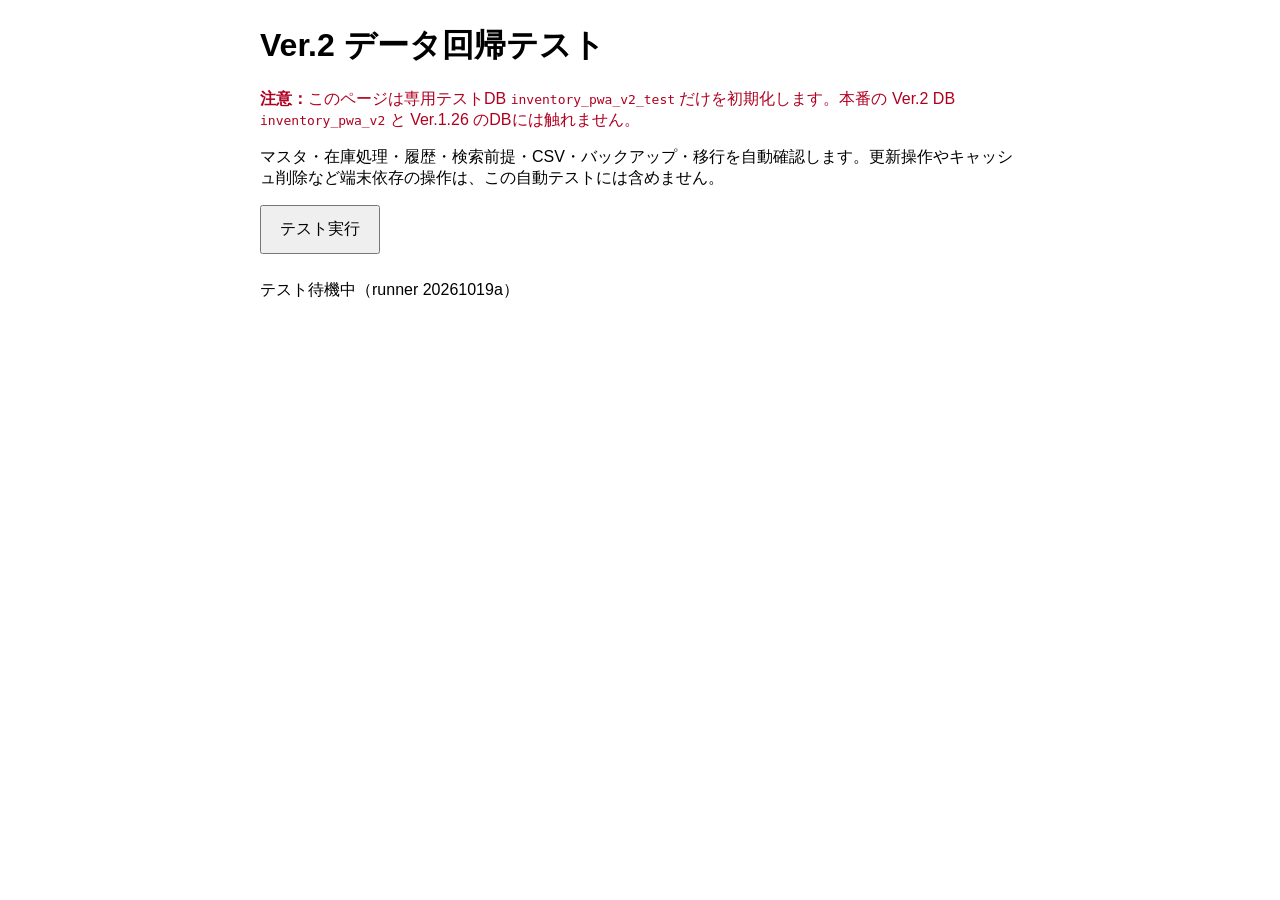
<file: v2/test.html>
<!doctype html><html lang="ja"><head><meta charset="utf-8"><meta name="viewport" content="width=device-width,initial-scale=1"><title>Inventory PWA Ver2 Regression Test</title><style>body{font-family:sans-serif;max-width:760px;margin:24px auto;padding:0 16px}button{padding:12px 18px;font-size:16px}.ok{color:#087830}.ng,.fail{color:#b00020}.pass{color:#087830;font-weight:bold}#summary{padding:10px 0}#results{margin-top:18px;line-height:1.8}</style></head><body><h1>Ver.2 データ回帰テスト</h1><p class="fail"><strong>注意：</strong>このページは専用テストDB <code>inventory_pwa_v2_test</code> だけを初期化します。本番の Ver.2 DB <code>inventory_pwa_v2</code> と Ver.1.26 のDBには触れません。</p><p>マスタ・在庫処理・履歴・検索前提・CSV・バックアップ・移行を自動確認します。更新操作やキャッシュ削除など端末依存の操作は、この自動テストには含めません。</p><button id="run" type="button">テスト実行</button><p id="summary">テスト待機中（runner 20261019a）</p><div id="results"></div><script>window.addEventListener('error',e=>{const s=document.getElementById('summary');s.textContent='読込エラー：'+(e.message||e.filename||'不明');s.className='fail';});</script><script>window.INVENTORY_DB_NAME_OVERRIDE="inventory_pwa_v2_test";</script><script src="./db.js?v=20261019a"></script><script src="./inventory-service.js?v=20261019a"></script><script src="./master-service.js?v=20261019a"></script><script src="./backup-service.js?v=20261019a"></script><script src="./migration-service.js?v=20261019a"></script><script src="./csv-export-v2.js?v=20261019a"></script><script src="./order-ui.js?v=20261019a"></script><script src="./product-master-transfer.js?v=20261019a"></script><script src="./date-wheel-v2.js?v=20261019a"></script><script src="./work-session.js?v=20261019a"></script><script src="./test-runner.js?v=20261019a"></script><script>setTimeout(()=>{const s=document.getElementById('summary');if(s.textContent.startsWith('テスト待機中')){const b=document.getElementById('run');b.addEventListener('click',()=>{if(s.textContent.startsWith('テスト待機中')){s.textContent='テスト処理を開始できません：test-runner.js が読み込まれていない可能性があります';s.className='fail';}});}},0);</script></body></html>
</file>
<file: v2/style.css>
:root{font-family:system-ui,-apple-system,"Noto Sans JP",sans-serif;font-size:18px;color:#202124;background:#f5f6f7}*{box-sizing:border-box}body{margin:0}.app-header{position:sticky;top:0;z-index:10;display:flex;justify-content:space-between;align-items:center;padding:12px 16px;background:#fff;border-bottom:1px solid #ddd}.app-header strong,.app-header small{display:block}.app-header small{font-size:.72rem;color:#666;margin-top:2px}.header-actions{display:flex;gap:7px}.header-actions button{padding:8px 11px}main{max-width:900px;margin:auto;padding:14px}.view.hidden,.hidden{display:none!important}.card,.summary{background:#fff;border:1px solid #ddd;border-radius:12px;padding:16px;margin-bottom:14px}.card h1,.card h2{margin:0 0 14px}.summary{display:grid;grid-template-columns:repeat(3,1fr);gap:10px;text-align:center}.summary span,.summary strong{display:block}.summary span{font-size:.75rem;color:#666}.summary strong{font-size:1.15rem;margin-top:4px}.section-head,.item-head{display:flex;justify-content:space-between;gap:12px;align-items:center;margin-bottom:10px}.section-head h2{margin:0}.section-head select{width:auto;margin:0;padding:8px}.item-actions{display:flex;gap:7px;flex-shrink:0}label{display:block;margin:12px 0;font-weight:600}input,select,textarea,button{font:inherit}input,select,textarea{font-size:max(1rem,16px)}input,select{width:100%;padding:12px;margin-top:6px;border:1px solid #aaa;border-radius:9px;background:#fff}button{border:0;border-radius:9px;padding:11px 16px;background:#2457c5;color:#fff;font-weight:700;cursor:pointer}.secondary{background:#e9edf5;color:#24324a}.danger-btn{background:#b3261e;color:#fff}.small-btn{padding:7px 11px;font-size:.82rem}.actions{display:flex;gap:10px;margin-top:18px;flex-wrap:wrap}.file-button{display:inline-flex;align-items:center;margin:0;padding:11px 16px;border-radius:9px;font-weight:700;cursor:pointer}.file-button input{display:none}.list{display:grid;gap:8px}.list-item{border:1px solid #ddd;border-radius:9px;padding:12px;background:#fafafa}.list-item strong,.list-item small{display:block}.list-item small{color:#666;margin-top:3px}.manage-item,.lot-stocktake,.history-item{display:flex;align-items:center;justify-content:space-between;gap:12px}.manage-heading{margin-top:24px}.inline-master{display:flex;gap:8px;margin-bottom:10px}.inline-master input{margin:0}.inline-master button{flex-shrink:0}.master-form{border:1px solid #ddd;border-radius:9px;padding:10px;margin-bottom:10px;background:#fafafa}.master-form label{margin:6px 0}.migration-preview{margin:14px 0;padding:12px;border:1px solid #b9c7df;border-radius:10px;background:#f7f9fc}.migration-preview h4{margin:0 0 10px}.migration-preview ul{max-height:220px;overflow:auto;padding-left:22px}.count-grid{display:flex;flex-wrap:wrap;gap:7px}.count-grid span{background:#fff;border:1px solid #ddd;border-radius:7px;padding:6px 8px;font-size:.82rem}.ok-text{color:#2b6d37}.error-text{color:#b3261e}.inactive-box{margin-top:14px;border-top:1px solid #ddd;padding-top:10px}.inactive-box summary{cursor:pointer;color:#555;font-weight:700}.inactive-box .list{margin-top:10px}.lot-stocktake-controls{display:flex;gap:7px;align-items:center}.lot-stocktake-controls input{width:92px;margin:0;padding:8px}.stocktake-box{margin:16px 0;padding:14px;border:1px solid #d7dce5;border-radius:10px;background:#f7f9fc}.stocktake-box h3{margin:0 0 8px;font-size:1rem}.stocktake-box label{margin:8px 0}.history-qty{text-align:right;white-space:nowrap}.history-qty strong{font-size:.9rem}.expiry-item{display:flex;justify-content:space-between;align-items:center;gap:12px;cursor:pointer;border-left-width:6px}.expiry-item.caution{border-left-color:#d89a00;background:#fffaf0}.expiry-item.danger{border-left-color:#c83c32;background:#fff4f3}.expiry-status{text-align:right;white-space:nowrap}.expiry-status strong{font-size:.9rem}.empty{color:#777;padding:12px 0}.note{font-size:.82rem;color:#666}.receive-row{border:1px solid #d8d8d8;border-radius:10px;padding:12px;margin:10px 0;background:#fafafa}.receive-row-grid{display:grid;grid-template-columns:1.3fr .8fr .8fr auto;gap:8px;align-items:end}.receive-row label{font-size:.82rem;margin:0}.receive-row input{margin-top:4px}.remove-row{background:#eee;color:#555;padding:11px}.receive-total{font-size:1.1rem;font-weight:700;text-align:right}.inventory-filters{display:grid;grid-template-columns:1.4fr 1fr 1fr;gap:10px;margin-bottom:6px}.inventory-filters label{margin:0}.inventory-filters input,.inventory-filters select{margin-top:5px}.history-filters{display:grid;grid-template-columns:.8fr 1.4fr 1fr 1fr;gap:10px;margin-bottom:10px}.history-filters label{margin:0}.history-filters input,.history-filters select{margin-top:5px}.history-tools{display:flex;align-items:center;justify-content:space-between;gap:10px;margin:10px 0 14px}.stocktake-row{display:flex;align-items:center;justify-content:space-between;gap:12px}.stocktake-row label{margin:0;width:130px}.stocktake-row input{margin-top:4px}.stocktake-row.changed{border-color:#2457c5;background:#f3f7ff}.stocktake-savebar{position:sticky;bottom:8px;display:flex;align-items:center;justify-content:space-between;gap:12px;margin-top:14px;padding:12px;background:#fff;border:1px solid #ccd5e5;border-radius:10px;box-shadow:0 2px 10px rgba(0,0,0,.08)}#toast{position:fixed;left:50%;bottom:24px;transform:translateX(-50%);max-width:90%;background:#222;color:#fff;padding:10px 14px;border-radius:8px;opacity:0;pointer-events:none;transition:.2s}#toast.show{opacity:1}@media(max-width:560px){.history-filters{grid-template-columns:1fr}.history-tools{align-items:stretch;flex-direction:column}.history-tools button{width:100%}.stocktake-row{align-items:flex-start}.stocktake-row label{width:115px}.stocktake-savebar button{padding:10px}.inventory-filters{grid-template-columns:1fr}.inventory-filters label{margin:4px 0}:root{font-size:17px}.summary{grid-template-columns:1fr 1fr 1fr}.section-head{align-items:flex-start}.section-head button{padding:9px 11px}.app-header{padding:10px 8px}.app-header>div:first-child{min-width:0}.app-header>div:first-child strong{font-size:.84rem}.header-actions{gap:4px}.header-actions button{font-size:.72rem;padding:7px 6px}main{padding:10px}.receive-row-grid{grid-template-columns:1fr 1fr}.receive-row-grid label:first-child{grid-column:1/-1}.remove-row{align-self:end}.item-head{align-items:flex-start;flex-direction:column}.item-actions{width:100%}.item-actions button{flex:1}.expiry-item,.history-item,.manage-item{align-items:flex-start}.manage-item>.item-actions{width:auto}.manage-item button{flex-shrink:0}.expiry-status,.history-qty{font-size:.9rem}.lot-stocktake{align-items:flex-start;flex-direction:column}.lot-stocktake-controls{width:100%;flex-wrap:wrap}.lot-stocktake-controls input{flex:1;width:auto;min-width:80px}.lot-stocktake-controls button{flex:1}.inline-master{align-items:stretch}.inline-master button{padding:8px}.master-form{padding:9px}.file-button{width:100%;justify-content:center}.actions>.file-button,.actions>button{flex:1}}
.header-menu{position:relative}.header-menu>summary{list-style:none;cursor:pointer;border-radius:9px;padding:8px 11px;background:#e9edf5;color:#24324a;font-weight:700}.header-menu>summary::-webkit-details-marker{display:none}.header-menu-panel{position:absolute;right:0;top:calc(100% + 7px);z-index:30;min-width:170px;padding:8px;background:#fff;border:1px solid #d6dbe5;border-radius:10px;box-shadow:0 5px 18px rgba(0,0,0,.16);display:grid;gap:7px}.header-menu-panel button{width:100%}.menu-section{border:1px solid #d8dde6;border-radius:10px;margin:10px 0;background:#fff}.menu-section>summary{cursor:pointer;padding:13px 14px;font-weight:800;list-style:none;display:flex;align-items:center;justify-content:space-between}.menu-section>summary::-webkit-details-marker{display:none}.menu-section>summary:after{content:'＋';font-size:1.1rem;color:#667085}.menu-section[open]>summary:after{content:'−'}.menu-section[open]>summary{border-bottom:1px solid #e4e7ec}.menu-section>*:not(summary){margin-left:14px;margin-right:14px}.menu-section>.list,.menu-section>.master-form,.menu-section>.inline-master{margin-top:12px;margin-bottom:12px}.menu-section>button,.menu-section>.file-button{margin-bottom:14px}.danger-section{border-color:#e1b6b2;background:#fffafa}
@media(max-width:560px){.header-menu>summary{font-size:.72rem;padding:7px 8px}.header-menu-panel{min-width:160px}.menu-section>summary{padding:12px}.app-header .header-actions{align-items:center}}

.product-actions>summary,.master-actions>summary{cursor:pointer;list-style:none}.product-actions>summary::-webkit-details-marker,.master-actions>summary::-webkit-details-marker{display:none}.product-actions>summary:after,.master-actions>summary:after{content:'操作を開く';display:block;margin-top:6px;font-size:.72rem;color:#667085}.product-actions[open]>summary:after,.master-actions[open]>summary:after{content:'操作を閉じる'}.product-actions>.item-actions,.master-actions>.item-actions{margin-top:10px;flex-wrap:wrap}.location-link{cursor:pointer}.location-link:active{background:#eef4ff}

/* 20260920u: large-font and overflow safety */
.app-header{gap:10px}.app-header>div:first-child{min-width:0;flex:1}.header-actions{flex-shrink:0}.header-actions button,.header-menu>summary{white-space:nowrap;word-break:keep-all}
.inventory-filters,.history-filters{min-width:0}.inventory-filters>label,.history-filters>label{min-width:0}.inventory-filters input,.inventory-filters select,.history-filters input,.history-filters select{min-width:0;width:100%}
.history-tools{min-width:0;flex-wrap:wrap}.history-tools button{max-width:100%;white-space:normal}
.home-actions .actions{display:grid;grid-template-columns:1fr 1fr}.home-actions .actions button{width:100%;min-height:52px}
@media(max-width:760px){.history-filters{grid-template-columns:1fr 1fr}.app-header{align-items:flex-start}.header-actions{align-items:center}}
@media(max-width:560px){.app-header{flex-wrap:wrap}.app-header>div:first-child{flex-basis:100%}.header-actions{width:100%;justify-content:flex-end}.home-actions .actions{grid-template-columns:1fr}.history-filters{grid-template-columns:1fr}}

/* 20260920v: compact locations, JAN search and expiry correction */
#locationList{display:flex;flex-wrap:wrap;gap:.55rem}.location-link{display:inline-flex;flex-direction:column;width:auto;max-width:18em;min-width:8em;padding:.55em .75em;flex:0 1 auto}.location-link strong,.location-link small{white-space:normal}.location-link small{font-size:.72em}
.search-with-button{display:flex;gap:.45rem;align-items:stretch}.search-with-button input{flex:1 1 auto}.search-with-button button{flex:0 0 auto;white-space:nowrap;padding-inline:.7em}
.expiry-correct{display:flex;gap:.4rem;align-items:center;margin-top:.45rem}.expiry-correct input{width:auto;max-width:11em}.expiry-correct button{white-space:nowrap}
@media(max-width:560px){.location-link{max-width:100%;min-width:7em}.search-with-button{flex-wrap:wrap}.search-with-button button{width:100%}.expiry-correct{flex-wrap:wrap}}

/* 20260920z: expiry list and stopped products */
.expiry-filters{display:grid;grid-template-columns:1.5fr 1fr;gap:10px;margin-bottom:6px}.expiry-filters label{margin:0}.expiry-filters input,.expiry-filters select{margin-top:5px}
@media(max-width:760px){.app-header .header-actions{flex-wrap:wrap;justify-content:flex-end}}
@media(max-width:560px){.expiry-filters{grid-template-columns:1fr}}

/* 20260927c: temporary multi-device work sessions */
.work-banner{max-width:900px;margin:10px auto 0;padding:11px 14px;border:2px solid #b45309;border-radius:10px;background:#fff7ed;color:#7c2d12;display:flex;gap:10px;justify-content:space-between;align-items:center}.work-banner strong,.work-banner span{display:block}.work-prepared{padding:10px 12px;border:1px solid #b9c7df;border-radius:9px;background:#f7f9fc;font-size:.84rem}.menu-section h3{margin-top:18px}.menu-section h3:first-of-type{margin-top:12px}@media(max-width:560px){.work-banner{margin:8px 10px 0;align-items:flex-start;flex-direction:column}.work-banner span{font-size:.82rem}}

/* 20261009: product master usability */
button:disabled{opacity:.45;cursor:not-allowed}.zero-stock-item{border-color:#d9a3a0;background:#fff8f7}.zero-stock-item .error-text{font-weight:700}.master-actions>summary>div{min-width:0}.master-actions>summary small{overflow-wrap:anywhere}

/* product master transfer */
.master-transfer-box{margin-top:18px;padding-top:16px;border-top:1px solid #d8dde6}
.master-transfer-box h3{margin:0 0 8px}
.check-line{display:flex;align-items:center;gap:8px;font-weight:600}
.check-line input{width:auto;margin:0}
.product-master-preview-list{display:grid;gap:8px;max-height:52vh;overflow:auto;padding-right:2px}
.product-master-preview-list .list-item{display:flex;justify-content:space-between;align-items:flex-start;gap:12px}
.product-master-preview-list .list-item label{margin:0;min-width:155px}
.product-master-preview-list .list-item select{margin-top:4px}
@media(max-width:560px){.product-master-preview-list .list-item{display:block}.product-master-preview-list .list-item label{margin-top:8px;min-width:0}}

.duplicate-master-item{border-color:#d9a441;background:#fffaf0}
</file>
